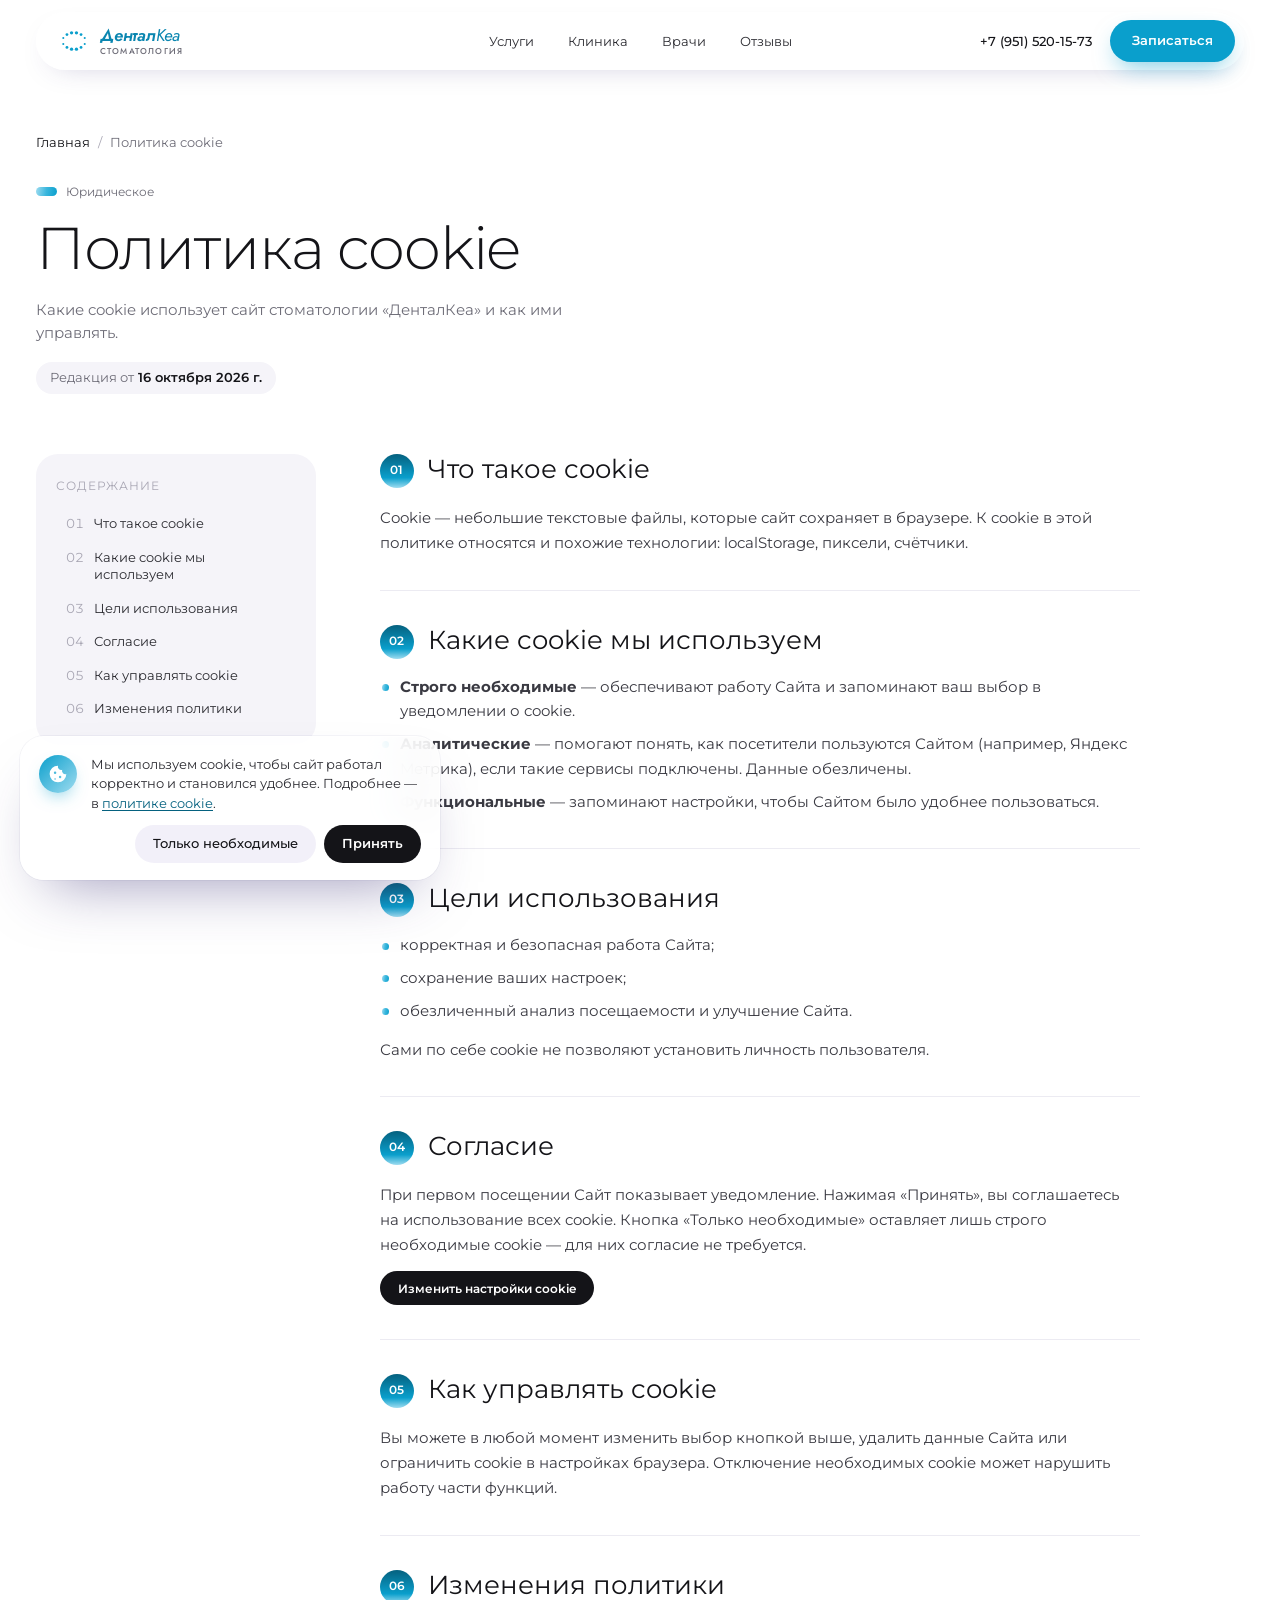
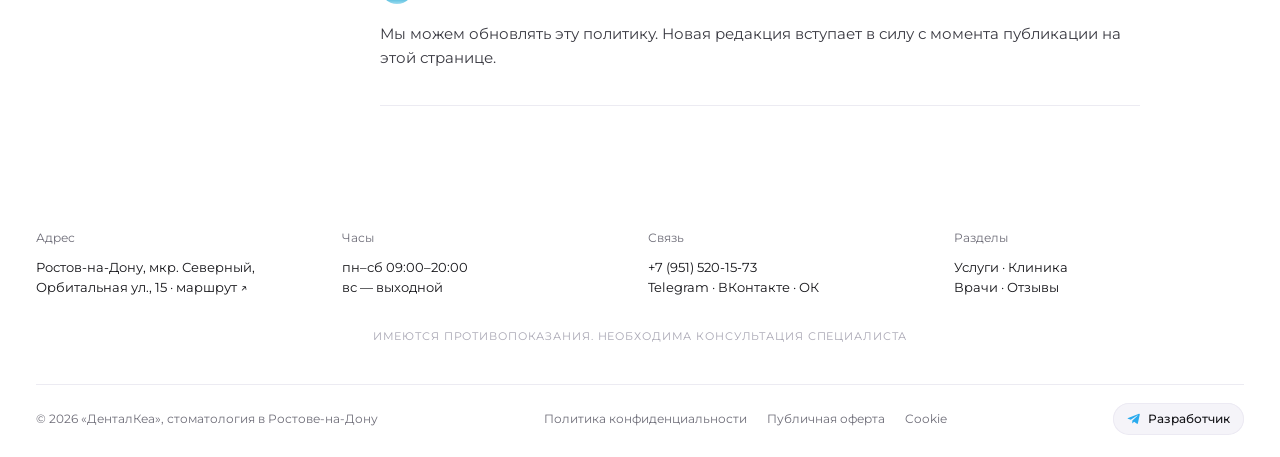
<file: cookies.html>
<!doctype html>
<html lang="ru">
<head>
  <meta charset="utf-8">
  <meta name="viewport" content="width=device-width, initial-scale=1">
  <title>Политика cookie — ДенталКеа</title>
  <meta name="description" content="Какие cookie использует сайт стоматологии «ДенталКеа» и как ими управлять.">
  <link rel="preconnect" href="https://fonts.googleapis.com">
  <link rel="preconnect" href="https://fonts.gstatic.com" crossorigin>
  <link href="https://fonts.googleapis.com/css2?family=Jost:wght@300;400;500&family=Montserrat:wght@300;400;500;600;700&display=swap" rel="stylesheet">
  <link rel="icon" href="favicon.svg" type="image/svg+xml">
  <link rel="stylesheet" href="styles.css">
</head>
<body class="legal-page theme-brand">

<!-- Шаблон документа: проверьте у юриста и заполните выделенные поля -->
<header class="header" id="header">
  <div class="container header__inner">
    <a href="index.html" class="logo" aria-label="ДенталКеа — на главную">
      <svg class="logo__mark logo__mark--dk" viewBox="0 0 49 40" fill="currentColor" aria-hidden="true"><circle cx="7" cy="15" r="1.7"/><circle cx="13" cy="9.5" r="2.3"/><circle cx="20.5" cy="6.6" r="2.7"/><circle cx="28.5" cy="6.6" r="2.7"/><circle cx="36" cy="9.5" r="2.3"/><circle cx="42" cy="15" r="1.7"/><circle cx="7" cy="25" r="1.7"/><circle cx="13" cy="30.5" r="2.3"/><circle cx="20.5" cy="33.4" r="2.7"/><circle cx="28.5" cy="33.4" r="2.7"/><circle cx="36" cy="30.5" r="2.3"/><circle cx="42" cy="25" r="1.7"/></svg>
      <span class="logo__text logo__text--dk"><span class="logo__word">Дентал<em>Кеа</em></span><small>стоматология</small></span>
    </a>
    <nav class="nav" id="nav">
      <a href="index.html#services">Услуги</a>
      <a href="index.html#clinic">Клиника</a>
      <a href="index.html#doctors">Врачи</a>
      <a href="index.html#reviews">Отзывы</a>
    </nav>
    <div class="header__right">
      <a href="tel:+79515201573" class="header__phone">+7 (951) 520-15-73</a>
      <a href="index.html#booking" class="btn btn--blue btn--sm">Записаться</a>
      <button class="burger" id="burger" aria-label="Меню"><span></span><span></span></button>
    </div>
  </div>
</header>

<main class="container legal">
  <nav class="legal__crumbs" aria-label="Навигация"><a href="index.html">Главная</a><span>/</span>Политика cookie</nav>
  <span class="label">Юридическое</span>
  <h1 class="legal__title">Политика cookie</h1>
  <p class="legal__lead">Какие cookie использует сайт стоматологии «ДенталКеа» и как ими управлять.</p>
  <p class="legal__date">Редакция от <b>16 октября 2026 г.</b></p>

  <div class="legal__grid">
    <aside class="legal__toc">
      <span>Содержание</span>
      <ol><li><a href="#s1">Что такое cookie</a></li><li><a href="#s2">Какие cookie мы используем</a></li><li><a href="#s3">Цели использования</a></li><li><a href="#s4">Согласие</a></li><li><a href="#s5">Как управлять cookie</a></li><li><a href="#s6">Изменения политики</a></li></ol>
    </aside>
    <article class="legal__body">
      <section class="legal__sec" id="s1">
        <h2><span>01</span>Что такое cookie</h2>
        <p>Cookie — небольшие текстовые файлы, которые сайт сохраняет в браузере. К cookie в этой политике относятся и похожие технологии: localStorage, пиксели, счётчики.</p>
      </section>
      <section class="legal__sec" id="s2">
        <h2><span>02</span>Какие cookie мы используем</h2>
        <ul><li><b>Строго необходимые</b> — обеспечивают работу Сайта и запоминают ваш выбор в уведомлении о cookie.</li><li><b>Аналитические</b> — помогают понять, как посетители пользуются Сайтом (например, Яндекс Метрика), если такие сервисы подключены. Данные обезличены.</li><li><b>Функциональные</b> — запоминают настройки, чтобы Сайтом было удобнее пользоваться.</li></ul>
      </section>
      <section class="legal__sec" id="s3">
        <h2><span>03</span>Цели использования</h2>
        <ul><li>корректная и безопасная работа Сайта;</li><li>сохранение ваших настроек;</li><li>обезличенный анализ посещаемости и улучшение Сайта.</li></ul><p>Сами по себе cookie не позволяют установить личность пользователя.</p>
      </section>
      <section class="legal__sec" id="s4">
        <h2><span>04</span>Согласие</h2>
        <p>При первом посещении Сайт показывает уведомление. Нажимая «Принять», вы соглашаетесь на использование всех cookie. Кнопка «Только необходимые» оставляет лишь строго необходимые cookie — для них согласие не требуется.</p><p><button type="button" class="btn btn--dark btn--sm" data-cookie-reset>Изменить настройки cookie</button></p>
      </section>
      <section class="legal__sec" id="s5">
        <h2><span>05</span>Как управлять cookie</h2>
        <p>Вы можете в любой момент изменить выбор кнопкой выше, удалить данные Сайта или ограничить cookie в настройках браузера. Отключение необходимых cookie может нарушить работу части функций.</p>
      </section>
      <section class="legal__sec" id="s6">
        <h2><span>06</span>Изменения политики</h2>
        <p>Мы можем обновлять эту политику. Новая редакция вступает в силу с момента публикации на этой странице.</p>
      </section>

    </article>
  </div>
</main>

<footer class="footer container">
  <div class="footer__cols">
    <div><span>Адрес</span><p>Ростов-на-Дону, мкр. Северный,<br>Орбитальная ул., 15 · <a href="https://yandex.ru/maps/org/dentalkea/131230205132/" target="_blank" rel="noopener">маршрут ↗</a></p></div>
    <div><span>Часы</span><p>пн–сб 09:00–20:00<br>вс — выходной</p></div>
    <div><span>Связь</span><p><a href="tel:+79515201573">+7 (951) 520-15-73</a><br><a href="https://t.me/dentalcare61" target="_blank" rel="noopener">Telegram</a> · <a href="https://vk.ru/club123091651" target="_blank" rel="noopener">ВКонтакте</a> · <a href="https://ok.ru/group/53267584188500" target="_blank" rel="noopener">ОК</a></p></div>
    <div><span>Разделы</span><p><a href="index.html#services">Услуги</a> · <a href="index.html#clinic">Клиника</a><br><a href="index.html#doctors">Врачи</a> · <a href="index.html#reviews">Отзывы</a></p></div>
  </div>
  <p class="footer__warn">Имеются противопоказания. Необходима консультация специалиста</p>
  <div class="footer__bottom">
    <span>© 2026 «ДенталКеа», стоматология в Ростове-на-Дону</span>
    <nav class="footer__legal" aria-label="Документы">
      <a href="privacy.html">Политика конфиденциальности</a>
      <a href="offer.html">Публичная оферта</a>
      <a href="cookies.html">Cookie</a>
    </nav>
    <a class="dev-link" href="https://t.me/vladimir_nvrs" target="_blank" rel="noopener">
      <svg width="14" height="14" viewBox="0 0 24 24" aria-hidden="true"><path fill="currentColor" d="M21.9 4.3 18.7 19.4c-.2 1-.9 1.3-1.7.8l-4.8-3.6-2.3 2.2c-.3.3-.5.5-1 .5l.3-4.9 8.9-8c.4-.3-.1-.5-.6-.2l-11 6.9-4.7-1.5c-1-.3-1-1 .2-1.5L20.5 3c.9-.3 1.6.2 1.4 1.3z"/></svg>
      Разработчик
    </a>
  </div>
</footer>

<script src="common.js"></script>
</body>
</html>
</file>
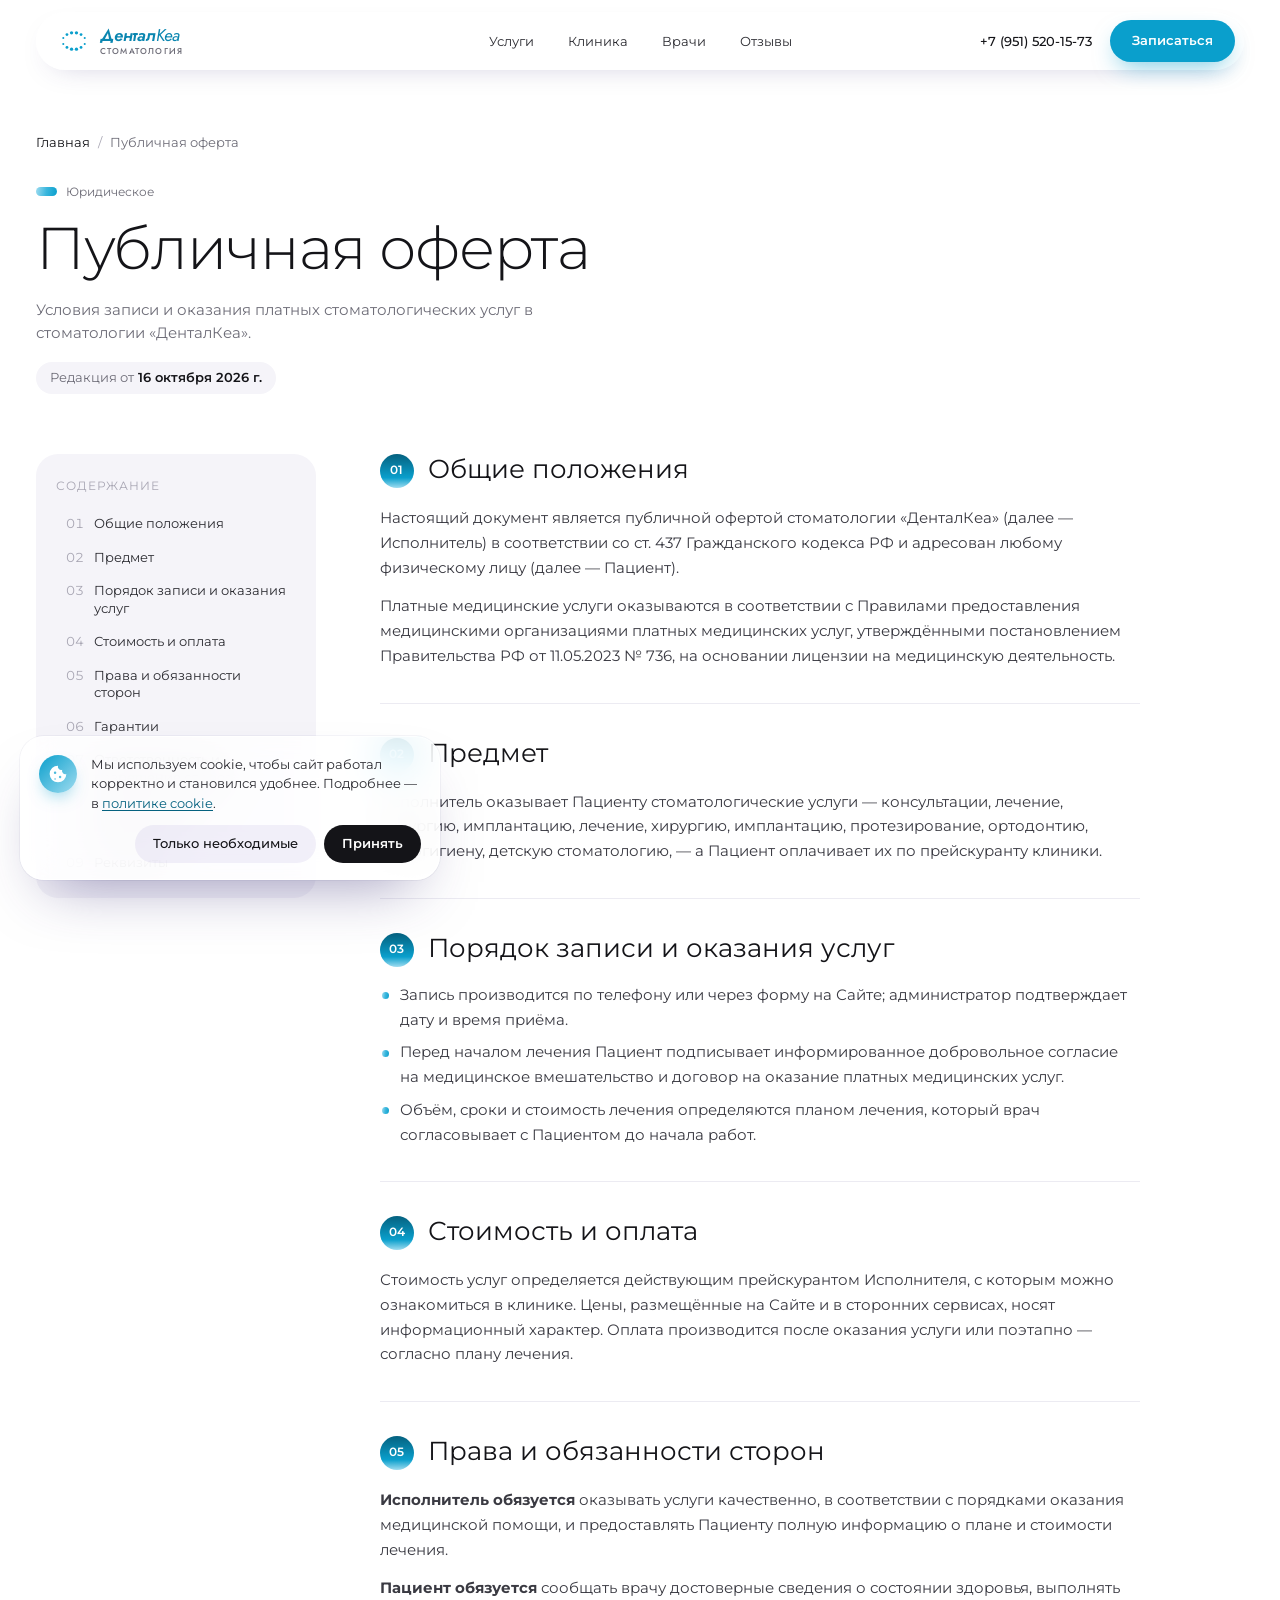
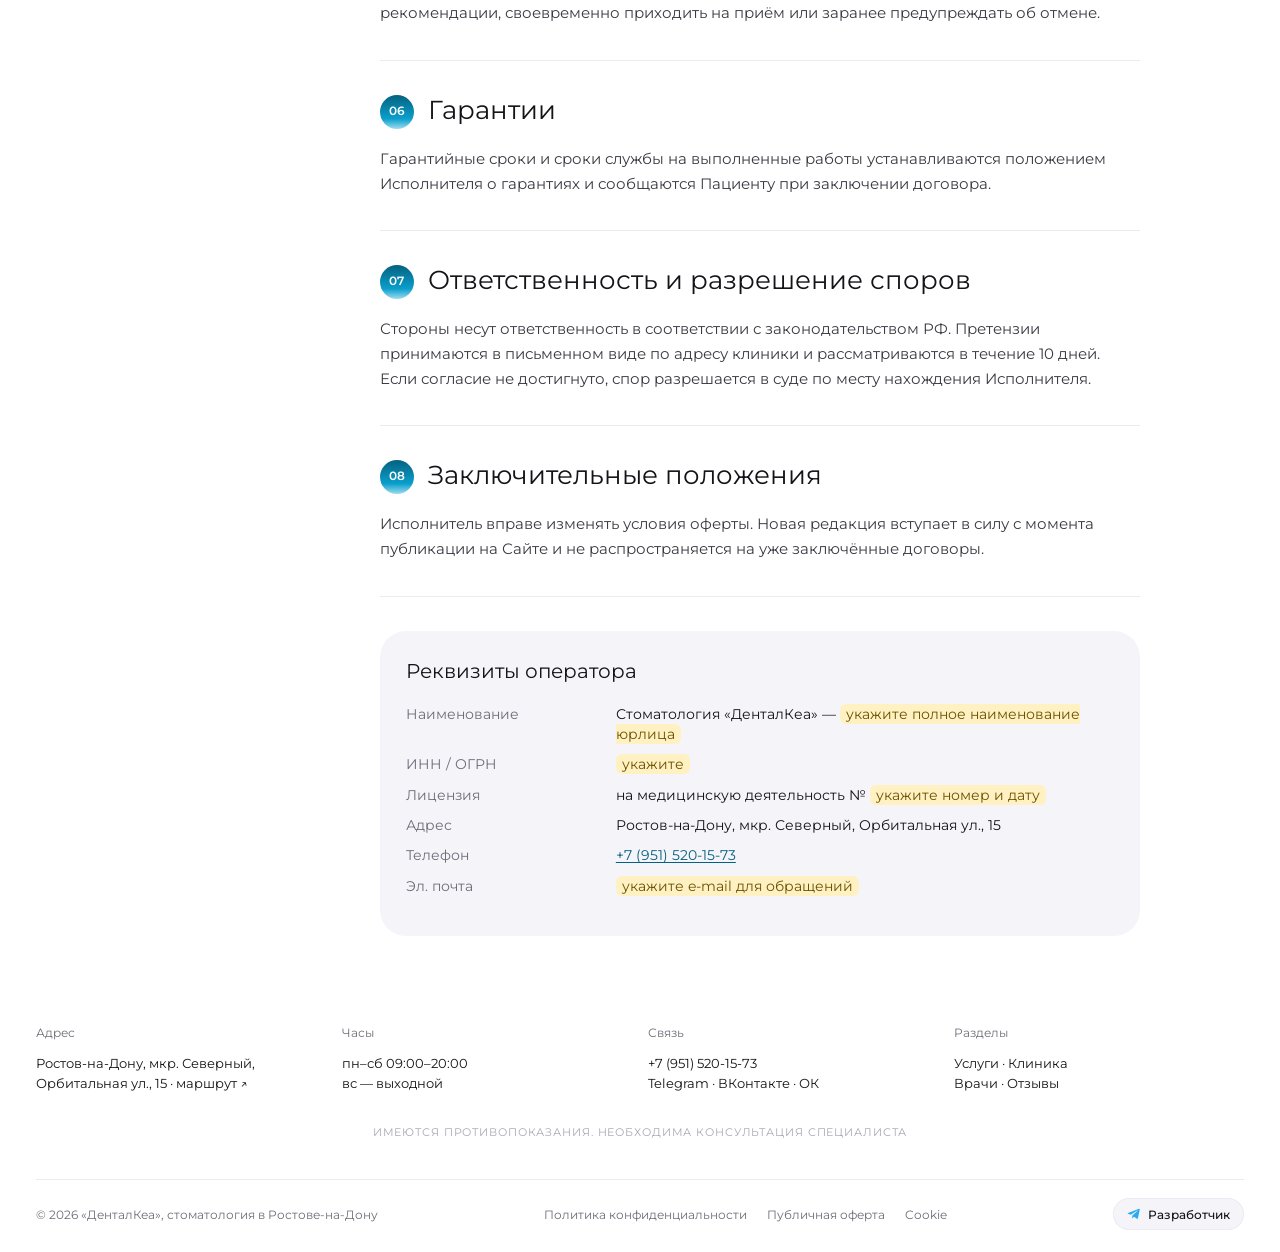
<file: offer.html>
<!doctype html>
<html lang="ru">
<head>
  <meta charset="utf-8">
  <meta name="viewport" content="width=device-width, initial-scale=1">
  <title>Публичная оферта — ДенталКеа</title>
  <meta name="description" content="Условия записи и оказания платных стоматологических услуг в стоматологии «ДенталКеа».">
  <link rel="preconnect" href="https://fonts.googleapis.com">
  <link rel="preconnect" href="https://fonts.gstatic.com" crossorigin>
  <link href="https://fonts.googleapis.com/css2?family=Jost:wght@300;400;500&family=Montserrat:wght@300;400;500;600;700&display=swap" rel="stylesheet">
  <link rel="icon" href="favicon.svg" type="image/svg+xml">
  <link rel="stylesheet" href="styles.css">
</head>
<body class="legal-page theme-brand">

<!-- Шаблон документа: проверьте у юриста и заполните выделенные поля -->
<header class="header" id="header">
  <div class="container header__inner">
    <a href="index.html" class="logo" aria-label="ДенталКеа — на главную">
      <svg class="logo__mark logo__mark--dk" viewBox="0 0 49 40" fill="currentColor" aria-hidden="true"><circle cx="7" cy="15" r="1.7"/><circle cx="13" cy="9.5" r="2.3"/><circle cx="20.5" cy="6.6" r="2.7"/><circle cx="28.5" cy="6.6" r="2.7"/><circle cx="36" cy="9.5" r="2.3"/><circle cx="42" cy="15" r="1.7"/><circle cx="7" cy="25" r="1.7"/><circle cx="13" cy="30.5" r="2.3"/><circle cx="20.5" cy="33.4" r="2.7"/><circle cx="28.5" cy="33.4" r="2.7"/><circle cx="36" cy="30.5" r="2.3"/><circle cx="42" cy="25" r="1.7"/></svg>
      <span class="logo__text logo__text--dk"><span class="logo__word">Дентал<em>Кеа</em></span><small>стоматология</small></span>
    </a>
    <nav class="nav" id="nav">
      <a href="index.html#services">Услуги</a>
      <a href="index.html#clinic">Клиника</a>
      <a href="index.html#doctors">Врачи</a>
      <a href="index.html#reviews">Отзывы</a>
    </nav>
    <div class="header__right">
      <a href="tel:+79515201573" class="header__phone">+7 (951) 520-15-73</a>
      <a href="index.html#booking" class="btn btn--blue btn--sm">Записаться</a>
      <button class="burger" id="burger" aria-label="Меню"><span></span><span></span></button>
    </div>
  </div>
</header>

<main class="container legal">
  <nav class="legal__crumbs" aria-label="Навигация"><a href="index.html">Главная</a><span>/</span>Публичная оферта</nav>
  <span class="label">Юридическое</span>
  <h1 class="legal__title">Публичная оферта</h1>
  <p class="legal__lead">Условия записи и оказания платных стоматологических услуг в стоматологии «ДенталКеа».</p>
  <p class="legal__date">Редакция от <b>16 октября 2026 г.</b></p>

  <div class="legal__grid">
    <aside class="legal__toc">
      <span>Содержание</span>
      <ol><li><a href="#s1">Общие положения</a></li><li><a href="#s2">Предмет</a></li><li><a href="#s3">Порядок записи и оказания услуг</a></li><li><a href="#s4">Стоимость и оплата</a></li><li><a href="#s5">Права и обязанности сторон</a></li><li><a href="#s6">Гарантии</a></li><li><a href="#s7">Ответственность и разрешение споров</a></li><li><a href="#s8">Заключительные положения</a></li><li><a href="#req">Реквизиты</a></li></ol>
    </aside>
    <article class="legal__body">
      <section class="legal__sec" id="s1">
        <h2><span>01</span>Общие положения</h2>
        <p>Настоящий документ является публичной офертой стоматологии «ДенталКеа» (далее — Исполнитель) в соответствии со ст. 437 Гражданского кодекса РФ и адресован любому физическому лицу (далее — Пациент).</p><p>Платные медицинские услуги оказываются в соответствии с Правилами предоставления медицинскими организациями платных медицинских услуг, утверждёнными постановлением Правительства РФ от 11.05.2023 № 736, на основании лицензии на медицинскую деятельность.</p>
      </section>
      <section class="legal__sec" id="s2">
        <h2><span>02</span>Предмет</h2>
        <p>Исполнитель оказывает Пациенту стоматологические услуги — консультации, лечение, хирургию, имплантацию, лечение, хирургию, имплантацию, протезирование, ортодонтию, профгигиену, детскую стоматологию, — а Пациент оплачивает их по прейскуранту клиники.</p>
      </section>
      <section class="legal__sec" id="s3">
        <h2><span>03</span>Порядок записи и оказания услуг</h2>
        <ul><li>Запись производится по телефону или через форму на Сайте; администратор подтверждает дату и время приёма.</li><li>Перед началом лечения Пациент подписывает информированное добровольное согласие на медицинское вмешательство и договор на оказание платных медицинских услуг.</li><li>Объём, сроки и стоимость лечения определяются планом лечения, который врач согласовывает с Пациентом до начала работ.</li></ul>
      </section>
      <section class="legal__sec" id="s4">
        <h2><span>04</span>Стоимость и оплата</h2>
        <p>Стоимость услуг определяется действующим прейскурантом Исполнителя, с которым можно ознакомиться в клинике. Цены, размещённые на Сайте и в сторонних сервисах, носят информационный характер. Оплата производится после оказания услуги или поэтапно — согласно плану лечения.</p>
      </section>
      <section class="legal__sec" id="s5">
        <h2><span>05</span>Права и обязанности сторон</h2>
        <p><b>Исполнитель обязуется</b> оказывать услуги качественно, в соответствии с порядками оказания медицинской помощи, и предоставлять Пациенту полную информацию о плане и стоимости лечения.</p><p><b>Пациент обязуется</b> сообщать врачу достоверные сведения о состоянии здоровья, выполнять рекомендации, своевременно приходить на приём или заранее предупреждать об отмене.</p>
      </section>
      <section class="legal__sec" id="s6">
        <h2><span>06</span>Гарантии</h2>
        <p>Гарантийные сроки и сроки службы на выполненные работы устанавливаются положением Исполнителя о гарантиях и сообщаются Пациенту при заключении договора.</p>
      </section>
      <section class="legal__sec" id="s7">
        <h2><span>07</span>Ответственность и разрешение споров</h2>
        <p>Стороны несут ответственность в соответствии с законодательством РФ. Претензии принимаются в письменном виде по адресу клиники и рассматриваются в течение 10 дней. Если согласие не достигнуто, спор разрешается в суде по месту нахождения Исполнителя.</p>
      </section>
      <section class="legal__sec" id="s8">
        <h2><span>08</span>Заключительные положения</h2>
        <p>Исполнитель вправе изменять условия оферты. Новая редакция вступает в силу с момента публикации на Сайте и не распространяется на уже заключённые договоры.</p>
      </section>
      <div class="legal__req" id="req">
        <h2>Реквизиты оператора</h2>
        <dl>
          <dt>Наименование</dt><dd>Стоматология «ДенталКеа» — <mark>укажите полное наименование юрлица</mark></dd>
          <dt>ИНН / ОГРН</dt><dd><mark>укажите</mark></dd>
          <dt>Лицензия</dt><dd>на медицинскую деятельность № <mark>укажите номер и дату</mark></dd>
          <dt>Адрес</dt><dd>Ростов-на-Дону, мкр. Северный, Орбитальная ул., 15</dd>
          <dt>Телефон</dt><dd><a href="tel:+79515201573">+7 (951) 520-15-73</a></dd>
          <dt>Эл. почта</dt><dd><mark>укажите e-mail для обращений</mark></dd>
        </dl>
      </div>
    </article>
  </div>
</main>

<footer class="footer container">
  <div class="footer__cols">
    <div><span>Адрес</span><p>Ростов-на-Дону, мкр. Северный,<br>Орбитальная ул., 15 · <a href="https://yandex.ru/maps/org/dentalkea/131230205132/" target="_blank" rel="noopener">маршрут ↗</a></p></div>
    <div><span>Часы</span><p>пн–сб 09:00–20:00<br>вс — выходной</p></div>
    <div><span>Связь</span><p><a href="tel:+79515201573">+7 (951) 520-15-73</a><br><a href="https://t.me/dentalcare61" target="_blank" rel="noopener">Telegram</a> · <a href="https://vk.ru/club123091651" target="_blank" rel="noopener">ВКонтакте</a> · <a href="https://ok.ru/group/53267584188500" target="_blank" rel="noopener">ОК</a></p></div>
    <div><span>Разделы</span><p><a href="index.html#services">Услуги</a> · <a href="index.html#clinic">Клиника</a><br><a href="index.html#doctors">Врачи</a> · <a href="index.html#reviews">Отзывы</a></p></div>
  </div>
  <p class="footer__warn">Имеются противопоказания. Необходима консультация специалиста</p>
  <div class="footer__bottom">
    <span>© 2026 «ДенталКеа», стоматология в Ростове-на-Дону</span>
    <nav class="footer__legal" aria-label="Документы">
      <a href="privacy.html">Политика конфиденциальности</a>
      <a href="offer.html">Публичная оферта</a>
      <a href="cookies.html">Cookie</a>
    </nav>
    <a class="dev-link" href="https://t.me/vladimir_nvrs" target="_blank" rel="noopener">
      <svg width="14" height="14" viewBox="0 0 24 24" aria-hidden="true"><path fill="currentColor" d="M21.9 4.3 18.7 19.4c-.2 1-.9 1.3-1.7.8l-4.8-3.6-2.3 2.2c-.3.3-.5.5-1 .5l.3-4.9 8.9-8c.4-.3-.1-.5-.6-.2l-11 6.9-4.7-1.5c-1-.3-1-1 .2-1.5L20.5 3c.9-.3 1.6.2 1.4 1.3z"/></svg>
      Разработчик
    </a>
  </div>
</footer>

<script src="common.js"></script>
</body>
</html>
</file>
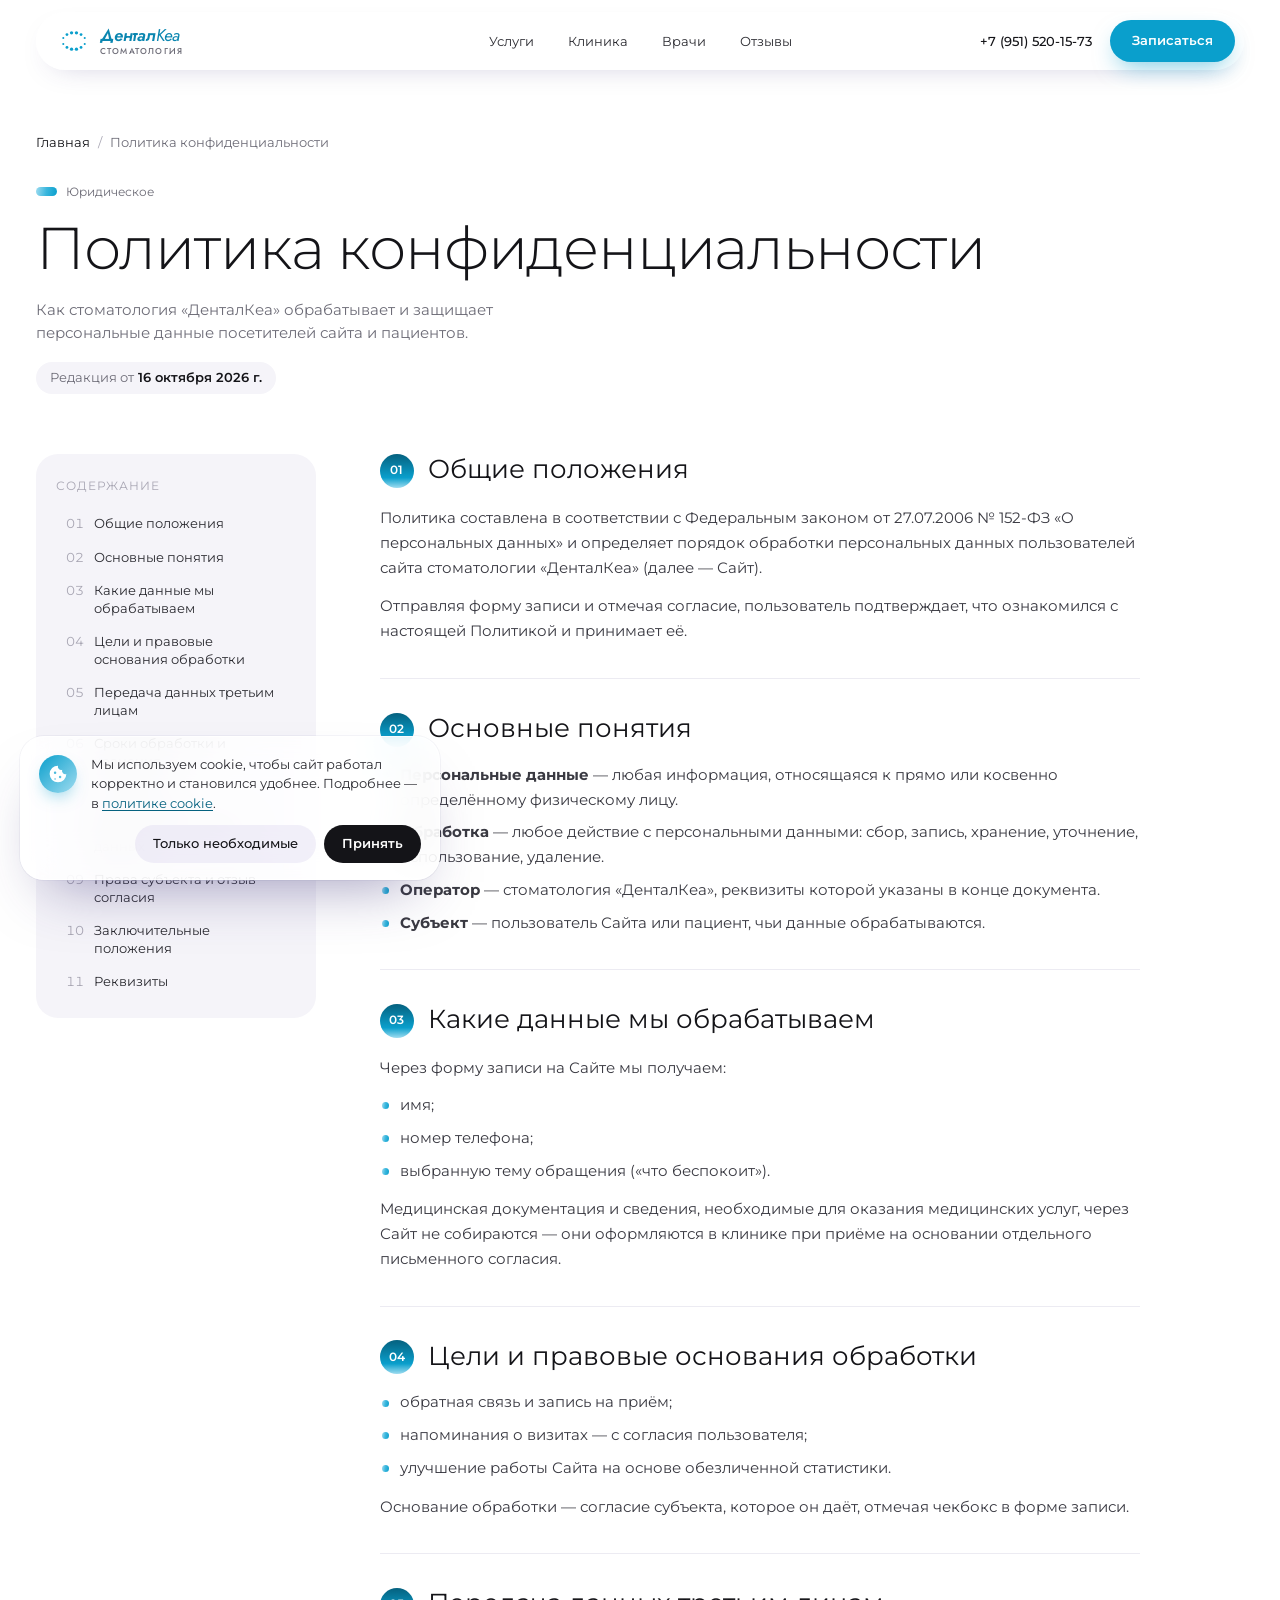
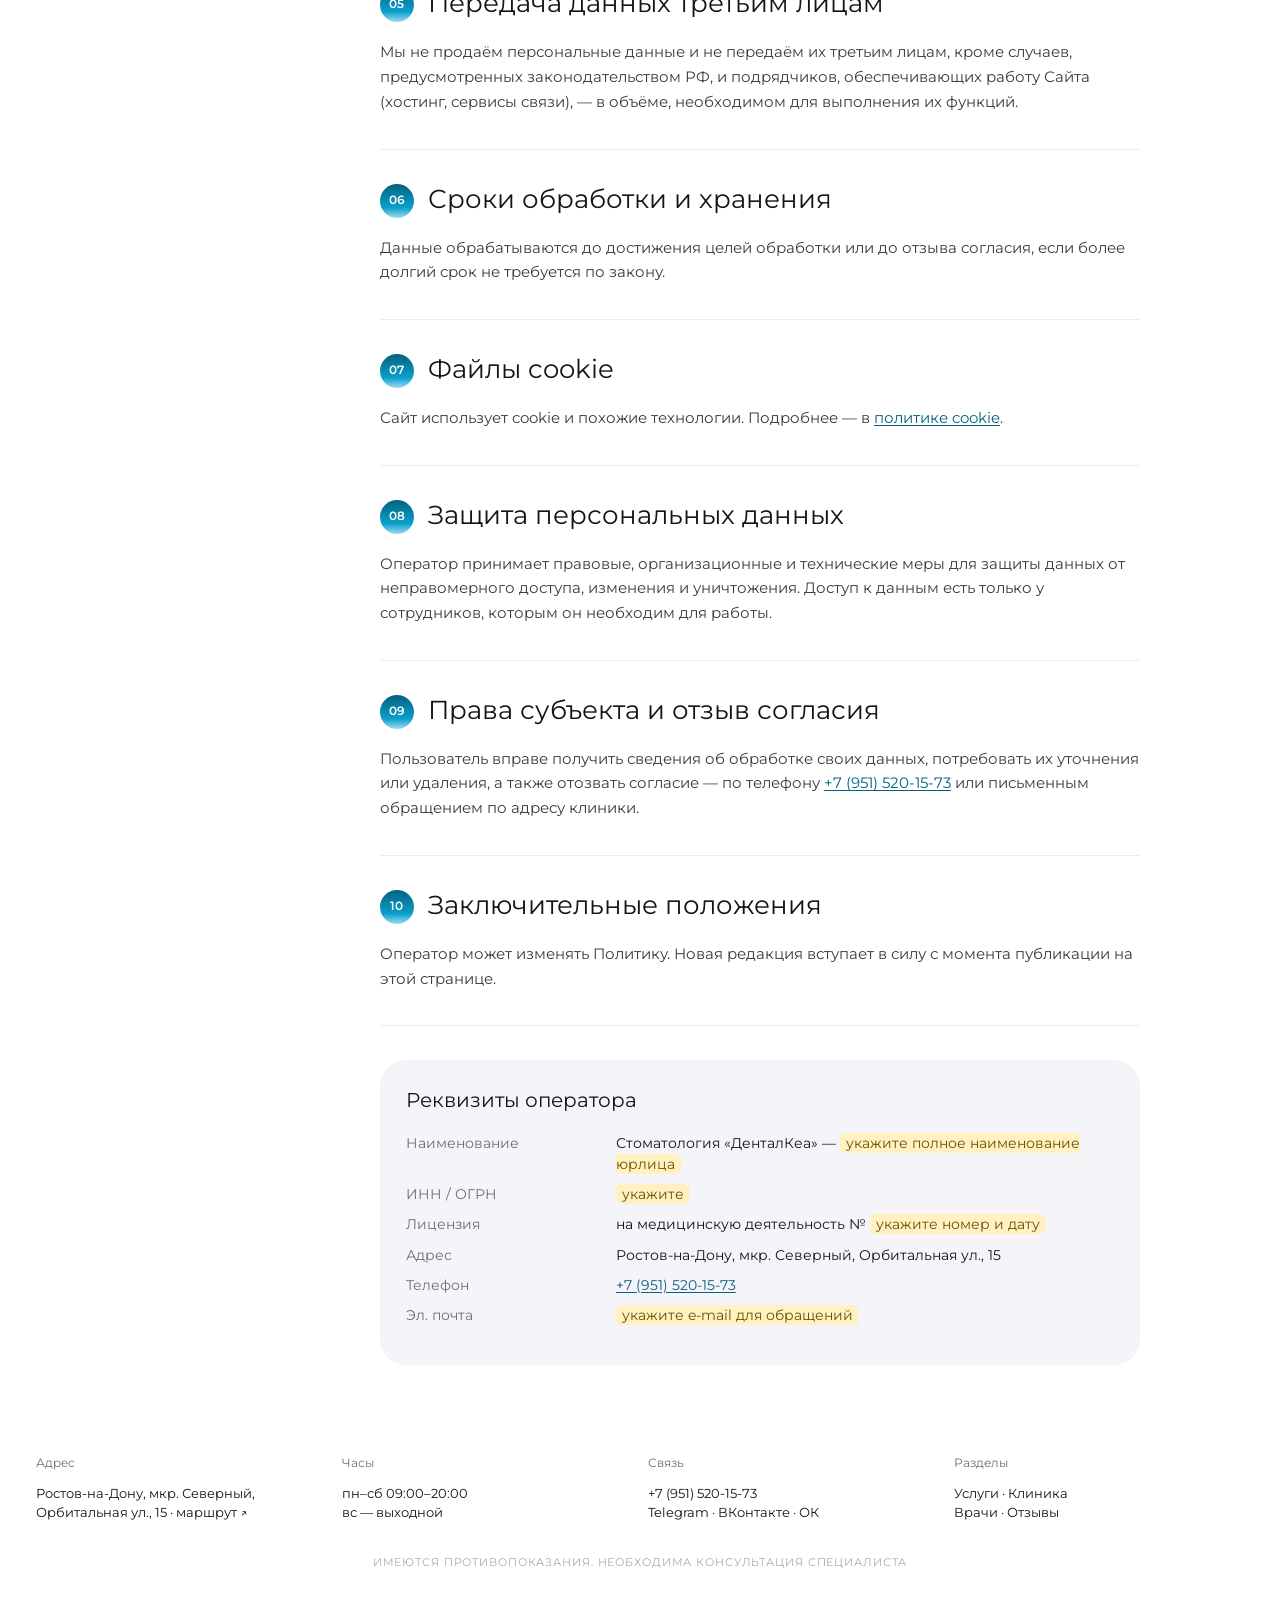
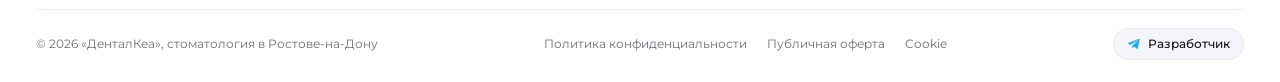
<file: privacy.html>
<!doctype html>
<html lang="ru">
<head>
  <meta charset="utf-8">
  <meta name="viewport" content="width=device-width, initial-scale=1">
  <title>Политика конфиденциальности — ДенталКеа</title>
  <meta name="description" content="Как стоматология «ДенталКеа» обрабатывает и защищает персональные данные посетителей сайта и пациентов.">
  <link rel="preconnect" href="https://fonts.googleapis.com">
  <link rel="preconnect" href="https://fonts.gstatic.com" crossorigin>
  <link href="https://fonts.googleapis.com/css2?family=Jost:wght@300;400;500&family=Montserrat:wght@300;400;500;600;700&display=swap" rel="stylesheet">
  <link rel="icon" href="favicon.svg" type="image/svg+xml">
  <link rel="stylesheet" href="styles.css">
</head>
<body class="legal-page theme-brand">

<!-- Шаблон документа: проверьте у юриста и заполните выделенные поля -->
<header class="header" id="header">
  <div class="container header__inner">
    <a href="index.html" class="logo" aria-label="ДенталКеа — на главную">
      <svg class="logo__mark logo__mark--dk" viewBox="0 0 49 40" fill="currentColor" aria-hidden="true"><circle cx="7" cy="15" r="1.7"/><circle cx="13" cy="9.5" r="2.3"/><circle cx="20.5" cy="6.6" r="2.7"/><circle cx="28.5" cy="6.6" r="2.7"/><circle cx="36" cy="9.5" r="2.3"/><circle cx="42" cy="15" r="1.7"/><circle cx="7" cy="25" r="1.7"/><circle cx="13" cy="30.5" r="2.3"/><circle cx="20.5" cy="33.4" r="2.7"/><circle cx="28.5" cy="33.4" r="2.7"/><circle cx="36" cy="30.5" r="2.3"/><circle cx="42" cy="25" r="1.7"/></svg>
      <span class="logo__text logo__text--dk"><span class="logo__word">Дентал<em>Кеа</em></span><small>стоматология</small></span>
    </a>
    <nav class="nav" id="nav">
      <a href="index.html#services">Услуги</a>
      <a href="index.html#clinic">Клиника</a>
      <a href="index.html#doctors">Врачи</a>
      <a href="index.html#reviews">Отзывы</a>
    </nav>
    <div class="header__right">
      <a href="tel:+79515201573" class="header__phone">+7 (951) 520-15-73</a>
      <a href="index.html#booking" class="btn btn--blue btn--sm">Записаться</a>
      <button class="burger" id="burger" aria-label="Меню"><span></span><span></span></button>
    </div>
  </div>
</header>

<main class="container legal">
  <nav class="legal__crumbs" aria-label="Навигация"><a href="index.html">Главная</a><span>/</span>Политика конфиденциальности</nav>
  <span class="label">Юридическое</span>
  <h1 class="legal__title">Политика конфиденциальности</h1>
  <p class="legal__lead">Как стоматология «ДенталКеа» обрабатывает и защищает персональные данные посетителей сайта и пациентов.</p>
  <p class="legal__date">Редакция от <b>16 октября 2026 г.</b></p>

  <div class="legal__grid">
    <aside class="legal__toc">
      <span>Содержание</span>
      <ol><li><a href="#s1">Общие положения</a></li><li><a href="#s2">Основные понятия</a></li><li><a href="#s3">Какие данные мы обрабатываем</a></li><li><a href="#s4">Цели и правовые основания обработки</a></li><li><a href="#s5">Передача данных третьим лицам</a></li><li><a href="#s6">Сроки обработки и хранения</a></li><li><a href="#s7">Файлы cookie</a></li><li><a href="#s8">Защита персональных данных</a></li><li><a href="#s9">Права субъекта и отзыв согласия</a></li><li><a href="#s10">Заключительные положения</a></li><li><a href="#req">Реквизиты</a></li></ol>
    </aside>
    <article class="legal__body">
      <section class="legal__sec" id="s1">
        <h2><span>01</span>Общие положения</h2>
        <p>Политика составлена в соответствии с Федеральным законом от 27.07.2006 № 152-ФЗ «О персональных данных» и определяет порядок обработки персональных данных пользователей сайта стоматологии «ДенталКеа» (далее — Сайт).</p><p>Отправляя форму записи и отмечая согласие, пользователь подтверждает, что ознакомился с настоящей Политикой и принимает её.</p>
      </section>
      <section class="legal__sec" id="s2">
        <h2><span>02</span>Основные понятия</h2>
        <ul><li><b>Персональные данные</b> — любая информация, относящаяся к прямо или косвенно определённому физическому лицу.</li><li><b>Обработка</b> — любое действие с персональными данными: сбор, запись, хранение, уточнение, использование, удаление.</li><li><b>Оператор</b> — стоматология «ДенталКеа», реквизиты которой указаны в конце документа.</li><li><b>Субъект</b> — пользователь Сайта или пациент, чьи данные обрабатываются.</li></ul>
      </section>
      <section class="legal__sec" id="s3">
        <h2><span>03</span>Какие данные мы обрабатываем</h2>
        <p>Через форму записи на Сайте мы получаем:</p><ul><li>имя;</li><li>номер телефона;</li><li>выбранную тему обращения («что беспокоит»).</li></ul><p>Медицинская документация и сведения, необходимые для оказания медицинских услуг, через Сайт не собираются — они оформляются в клинике при приёме на основании отдельного письменного согласия.</p>
      </section>
      <section class="legal__sec" id="s4">
        <h2><span>04</span>Цели и правовые основания обработки</h2>
        <ul><li>обратная связь и запись на приём;</li><li>напоминания о визитах — с согласия пользователя;</li><li>улучшение работы Сайта на основе обезличенной статистики.</li></ul><p>Основание обработки — согласие субъекта, которое он даёт, отмечая чекбокс в форме записи.</p>
      </section>
      <section class="legal__sec" id="s5">
        <h2><span>05</span>Передача данных третьим лицам</h2>
        <p>Мы не продаём персональные данные и не передаём их третьим лицам, кроме случаев, предусмотренных законодательством РФ, и подрядчиков, обеспечивающих работу Сайта (хостинг, сервисы связи), — в объёме, необходимом для выполнения их функций.</p>
      </section>
      <section class="legal__sec" id="s6">
        <h2><span>06</span>Сроки обработки и хранения</h2>
        <p>Данные обрабатываются до достижения целей обработки или до отзыва согласия, если более долгий срок не требуется по закону.</p>
      </section>
      <section class="legal__sec" id="s7">
        <h2><span>07</span>Файлы cookie</h2>
        <p>Сайт использует cookie и похожие технологии. Подробнее — в <a href="cookies.html">политике cookie</a>.</p>
      </section>
      <section class="legal__sec" id="s8">
        <h2><span>08</span>Защита персональных данных</h2>
        <p>Оператор принимает правовые, организационные и технические меры для защиты данных от неправомерного доступа, изменения и уничтожения. Доступ к данным есть только у сотрудников, которым он необходим для работы.</p>
      </section>
      <section class="legal__sec" id="s9">
        <h2><span>09</span>Права субъекта и отзыв согласия</h2>
        <p>Пользователь вправе получить сведения об обработке своих данных, потребовать их уточнения или удаления, а также отозвать согласие — по телефону <a href="tel:+79515201573">+7 (951) 520-15-73</a> или письменным обращением по адресу клиники.</p>
      </section>
      <section class="legal__sec" id="s10">
        <h2><span>10</span>Заключительные положения</h2>
        <p>Оператор может изменять Политику. Новая редакция вступает в силу с момента публикации на этой странице.</p>
      </section>
      <div class="legal__req" id="req">
        <h2>Реквизиты оператора</h2>
        <dl>
          <dt>Наименование</dt><dd>Стоматология «ДенталКеа» — <mark>укажите полное наименование юрлица</mark></dd>
          <dt>ИНН / ОГРН</dt><dd><mark>укажите</mark></dd>
          <dt>Лицензия</dt><dd>на медицинскую деятельность № <mark>укажите номер и дату</mark></dd>
          <dt>Адрес</dt><dd>Ростов-на-Дону, мкр. Северный, Орбитальная ул., 15</dd>
          <dt>Телефон</dt><dd><a href="tel:+79515201573">+7 (951) 520-15-73</a></dd>
          <dt>Эл. почта</dt><dd><mark>укажите e-mail для обращений</mark></dd>
        </dl>
      </div>
    </article>
  </div>
</main>

<footer class="footer container">
  <div class="footer__cols">
    <div><span>Адрес</span><p>Ростов-на-Дону, мкр. Северный,<br>Орбитальная ул., 15 · <a href="https://yandex.ru/maps/org/dentalkea/131230205132/" target="_blank" rel="noopener">маршрут ↗</a></p></div>
    <div><span>Часы</span><p>пн–сб 09:00–20:00<br>вс — выходной</p></div>
    <div><span>Связь</span><p><a href="tel:+79515201573">+7 (951) 520-15-73</a><br><a href="https://t.me/dentalcare61" target="_blank" rel="noopener">Telegram</a> · <a href="https://vk.ru/club123091651" target="_blank" rel="noopener">ВКонтакте</a> · <a href="https://ok.ru/group/53267584188500" target="_blank" rel="noopener">ОК</a></p></div>
    <div><span>Разделы</span><p><a href="index.html#services">Услуги</a> · <a href="index.html#clinic">Клиника</a><br><a href="index.html#doctors">Врачи</a> · <a href="index.html#reviews">Отзывы</a></p></div>
  </div>
  <p class="footer__warn">Имеются противопоказания. Необходима консультация специалиста</p>
  <div class="footer__bottom">
    <span>© 2026 «ДенталКеа», стоматология в Ростове-на-Дону</span>
    <nav class="footer__legal" aria-label="Документы">
      <a href="privacy.html">Политика конфиденциальности</a>
      <a href="offer.html">Публичная оферта</a>
      <a href="cookies.html">Cookie</a>
    </nav>
    <a class="dev-link" href="https://t.me/vladimir_nvrs" target="_blank" rel="noopener">
      <svg width="14" height="14" viewBox="0 0 24 24" aria-hidden="true"><path fill="currentColor" d="M21.9 4.3 18.7 19.4c-.2 1-.9 1.3-1.7.8l-4.8-3.6-2.3 2.2c-.3.3-.5.5-1 .5l.3-4.9 8.9-8c.4-.3-.1-.5-.6-.2l-11 6.9-4.7-1.5c-1-.3-1-1 .2-1.5L20.5 3c.9-.3 1.6.2 1.4 1.3z"/></svg>
      Разработчик
    </a>
  </div>
</footer>

<script src="common.js"></script>
</body>
</html>
</file>
<file: styles.css>
/* =========================================================
   Опал — клиника эстетической стоматологии
   ========================================================= */

:root {
  --ink: #141418;
  --text: #2a2a30;
  --gray: #6e6d78;
  --muted: #a9a7b4;
  --line: #ecebf2;
  --soft: #f5f4f9;
  --blue: #5b8fef;
  --blue-dark: #4a7fe0;

  --violet-1: #534788;
  --violet-2: #7a6cb4;
  --violet-3: #beb5e2;

  --radius-lg: 26px;
  --radius: 22px;
  --radius-sm: 14px;

  --pad: clamp(16px, 2.8vw, 40px);
  --gap: clamp(8px, 1vw, 14px);
  --header-h: 70px;

  --ease: cubic-bezier(.22, .8, .24, 1);
  --font: "Montserrat", system-ui, -apple-system, "Segoe UI", sans-serif;

  --grad-opal: linear-gradient(100deg, #a9c4f5 0%, #c8b6ee 45%, #f0bcd9 100%);
}

*,
*::before,
*::after { box-sizing: border-box; }

html { scroll-behavior: smooth; scroll-padding-top: calc(var(--header-h) + 16px); }

body {
  margin: 0;
  background: #fff;
  color: var(--ink);
  font-family: var(--font);
  font-size: 15px;
  line-height: 1.45;
  -webkit-font-smoothing: antialiased;
  overflow-x: hidden;
}

img { display: block; max-width: 100%; }
a { color: inherit; text-decoration: none; }
button, input, select { font: inherit; color: inherit; }
h1, h2, h3, p, ol, ul, figure, blockquote { margin: 0; padding: 0; }
ul, ol { list-style: none; }

.container {
  width: 100%;
  max-width: 1440px;
  margin: 0 auto;
  padding-left: var(--pad);
  padding-right: var(--pad);
}

/* ---------- Иконка-стрелка ↗ (поворачивается в → при наведении) ---------- */
.arr {
  display: inline-block;
  width: 10px;
  height: 10px;
  flex: none;
  background: currentColor;
  -webkit-mask: url("data:image/svg+xml,%3Csvg xmlns='http://www.w3.org/2000/svg' viewBox='0 0 10 10'%3E%3Cpath d='M2 8 8 2M3.2 2H8v4.8' fill='none' stroke='%23000' stroke-width='1.5' stroke-linecap='round' stroke-linejoin='round'/%3E%3C/svg%3E") center / contain no-repeat;
          mask: url("data:image/svg+xml,%3Csvg xmlns='http://www.w3.org/2000/svg' viewBox='0 0 10 10'%3E%3Cpath d='M2 8 8 2M3.2 2H8v4.8' fill='none' stroke='%23000' stroke-width='1.5' stroke-linecap='round' stroke-linejoin='round'/%3E%3C/svg%3E") center / contain no-repeat;
  transition: transform .35s var(--ease);
}

/* ---------- Кнопки ---------- */
.btn {
  display: inline-flex;
  align-items: center;
  justify-content: center;
  gap: 12px;
  border: 0;
  border-radius: 999px;
  font-weight: 600;
  cursor: pointer;
  white-space: nowrap;
  transition: background .25s, color .25s, box-shadow .3s, transform .3s var(--ease);
}
.btn:hover .arr { transform: rotate(45deg); }
.btn:active { transform: scale(.97); }

.btn--blue {
  background: var(--blue);
  color: #fff;
  box-shadow: 0 10px 24px -8px rgba(76, 125, 230, .65);
}
.btn--blue:hover { background: var(--blue-dark); box-shadow: 0 14px 30px -8px rgba(76, 125, 230, .75); }

.btn--dark { background: var(--ink); color: #fff; }
.btn--dark:hover { background: #000; }

.btn--white { background: #fff; color: var(--ink); }
.btn--white:hover { background: var(--ink); color: #fff; }

.btn--sm { height: 34px; padding: 0 18px; font-size: 12px; }
.btn--xs { height: 32px; padding: 0 14px; font-size: 11.5px; gap: 8px; }
.btn--lg { height: 44px; padding: 0 22px; font-size: 13px; }
.btn--block { width: 100%; height: 48px; font-size: 14px; }

.btn-outline {
  display: inline-flex;
  align-items: center;
  gap: 10px;
  height: 0.76em;
  min-height: 38px;
  padding: 0 18px 0 16px;
  border: 1.5px solid var(--ink);
  border-radius: 999px;
  font-size: 14px;
  font-weight: 500;
  line-height: 1;
  letter-spacing: 0;
  vertical-align: 0.35em;
  margin-left: 6px;
  transition: background .25s, color .25s;
}
.btn-outline:hover { background: var(--ink); color: #fff; }

.nowrap { white-space: nowrap; }

.link-underline {
  font-size: 13px;
  font-weight: 500;
  padding-bottom: 3px;
  background: linear-gradient(currentColor, currentColor) left bottom / 100% 1.5px no-repeat;
  transition: background-size .35s var(--ease);
}
.link-underline:hover { background-size: 30% 1.5px; }

.circle-btn {
  position: absolute;
  top: 18px;
  right: 18px;
  z-index: 3;
  display: grid;
  place-items: center;
  width: 30px;
  height: 30px;
  border-radius: 50%;
  background: #fff;
  color: var(--ink);
  transition: background .25s, color .25s, transform .35s var(--ease);
}
.circle-btn .arr { width: 9px; height: 9px; }
.circle-btn--lg { top: auto; bottom: 20px; right: 20px; width: 38px; height: 38px; }
.circle-btn--lg .arr { width: 10px; height: 10px; }

.chip {
  position: relative;
  z-index: 2;
  align-self: flex-start;
  display: inline-flex;
  align-items: center;
  height: 26px;
  padding: 0 12px;
  border-radius: 999px;
  background: #fff;
  color: var(--ink);
  font-size: 11.5px;
  font-weight: 500;
}

.tag {
  position: absolute;
  z-index: 3;
  display: inline-flex;
  align-items: center;
  gap: 8px;
  height: 28px;
  padding: 0 13px;
  border-radius: 999px;
  font-size: 12px;
  font-weight: 600;
}
.tag--light { background: rgba(255, 255, 255, .92); color: var(--ink); }
.tag--dark { background: rgba(20, 20, 24, .92); color: #fff; }

.label {
  display: inline-flex;
  align-items: center;
  gap: 9px;
  font-size: 12px;
  color: var(--gray);
}
.label::before {
  content: "";
  width: 21px;
  height: 9px;
  border-radius: 999px;
  background: var(--grad-opal);
}

.h2 {
  margin-top: 18px;
  font-size: clamp(32px, 4.2vw, 60px);
  font-weight: 300;
  line-height: 1.08;
  letter-spacing: -0.02em;
}
.muted { color: var(--muted); }

.lead {
  max-width: 340px;
  font-size: 14px;
  line-height: 1.5;
  color: var(--gray);
}

/* ---------- Появление при скролле ---------- */
.reveal {
  opacity: 0;
  transform: translateY(28px);
  transition: opacity .9s var(--ease), transform .9s var(--ease);
  transition-delay: var(--d, 0s);
}
.reveal.is-in { opacity: 1; transform: none; }

@keyframes float {
  0%, 100% { transform: translateY(0) rotate(0); }
  50% { transform: translateY(-10px) rotate(1.5deg); }
}
.float { animation: float 6s ease-in-out infinite; }
.float--slow { animation-duration: 8s; }

/* =========================================================
   Шапка
   ========================================================= */
.header {
  position: fixed;
  inset: 0 0 auto;
  z-index: 50;
  height: var(--header-h);
  padding-top: 12px;
  pointer-events: none;
}
/* Шапка-«таблетка» */
.header__inner {
  position: relative;
  display: flex;
  align-items: center;
  justify-content: space-between;
  gap: 16px;
  width: calc(100% - 2 * var(--pad));
  max-width: 1360px;
  height: 58px;
  margin: 0 auto;
  padding: 0 8px 0 22px;
  border-radius: 999px;
  border: 1px solid rgba(255, 255, 255, .7);
  background: rgba(255, 255, 255, .62);
  -webkit-backdrop-filter: blur(20px) saturate(1.5);
          backdrop-filter: blur(20px) saturate(1.5);
  box-shadow: 0 1px 0 rgba(255, 255, 255, .9) inset, 0 10px 30px -18px rgba(60, 50, 120, .35);
  pointer-events: auto;
  transition: max-width .6s var(--ease), background .4s, box-shadow .4s;
}
.header.is-scrolled .header__inner {
  max-width: 1120px;
  background: rgba(255, 255, 255, .8);
  box-shadow: 0 1px 0 rgba(255, 255, 255, .9) inset, 0 18px 40px -20px rgba(60, 50, 120, .45), 0 0 0 1px rgba(90, 80, 140, .06);
}

.logo { display: inline-flex; align-items: center; gap: 11px; color: var(--ink); }
.logo__mark { width: 17px; height: 24px; fill: currentColor; flex: none; }
.logo__text {
  display: flex;
  flex-direction: column;
  font-family: "Jost", var(--font);
  font-size: 15px;
  font-weight: 400;
  line-height: 1;
  letter-spacing: .3em;
}
.logo__text small { margin-top: 4px; font-size: 7.5px; letter-spacing: .62em; }

.nav {
  position: absolute;
  left: 50%;
  transform: translateX(-50%);
  display: flex;
  gap: 2px;
  padding: 4px;
  border-radius: 999px;
  font-size: 13px;
  color: var(--text);
}
.nav a {
  padding: 9px 16px;
  border-radius: 999px;
  transition: background .25s, color .25s;
}
.nav a:hover { background: rgba(124, 110, 190, .1); color: var(--ink); }

.header__right { display: flex; align-items: center; gap: 18px; }
.header__phone { font-size: 13px; font-weight: 500; }
.header .btn--sm { height: 42px; padding: 0 22px; font-size: 12.5px; }

.burger { display: none; }

/* =========================================================
   Hero
   ========================================================= */
.hero {
  display: grid;
  grid-template-columns: 1fr 1.03fr;
  gap: clamp(20px, 2.8vw, 40px);
  padding-top: calc(var(--header-h) + 20px);
  padding-bottom: 20px;
  min-height: min(100vh, 900px);
}

.hero__left { display: flex; flex-direction: column; }

.hero__title {
  font-size: clamp(36px, 4.4vw, 64px);
  font-weight: 400;
  line-height: 1.08;
  letter-spacing: -0.02em;
  margin-top: 12px;
}
.hero__pill {
  display: inline-block;
  width: 1.5em;
  height: .74em;
  margin-right: .3em;
  border-radius: 999px;
  vertical-align: -0.02em;
  background: linear-gradient(100deg, #e9c4ec 0%, #c7b3ef 50%, #e6c2ea 100%);
  box-shadow: inset 0 -6px 12px rgba(160, 130, 220, .35), inset 0 6px 10px rgba(255, 255, 255, .7);
}

.hero__lead {
  max-width: 440px;
  margin-top: 22px;
  font-size: 15px;
  line-height: 1.55;
  color: var(--gray);
  --d: .05s;
}

.hero__actions {
  display: flex;
  flex-wrap: wrap;
  align-items: center;
  gap: 10px;
  margin-top: 28px;
  --d: .1s;
}

.btn--ghost {
  gap: 9px;
  background: rgba(255, 255, 255, .7);
  color: var(--ink);
  box-shadow: inset 0 0 0 1px #e3e1ee;
}
.btn--ghost:hover { background: #f3f1fa; box-shadow: inset 0 0 0 1px #d6d2e8; }

/* Нижний блок: рейтинг + направления */
.hero__bottom {
  display: flex;
  flex-wrap: wrap;
  align-items: center;
  justify-content: space-between;
  gap: 18px 24px;
  margin-top: auto;
  padding-top: 26px;
  border-top: 1px solid var(--line);
  --d: .2s;
}
.hero__rating {
  display: inline-flex;
  align-items: center;
  gap: 12px;
  transition: opacity .25s;
}
.hero__rating:hover { opacity: .75; }
.hero__avatars { display: inline-flex; padding-left: 8px; }
.hero__avatars i {
  display: grid;
  place-items: center;
  width: 34px;
  height: 34px;
  margin-left: -8px;
  border-radius: 50%;
  border: 2px solid #fff;
  background: radial-gradient(circle at 30% 30%, var(--c1), var(--c2));
  color: #fff;
  font-size: 12px;
  font-style: normal;
  font-weight: 600;
}
.hero__rating-text { display: flex; flex-direction: column; gap: 2px; }
.hero__rating-text b { font-size: 15px; font-weight: 600; }
.hero__rating-text > span { font-size: 12px; color: var(--gray); }
.hero__stars { margin-left: 4px; color: #f5b301; font-size: 13px; letter-spacing: 1px; }

.hero__features {
  display: flex;
  flex-wrap: wrap;
  gap: 6px;
  font-size: 12.5px;
  font-weight: 500;
}
.hero__features li {
  display: inline-flex;
  align-items: center;
  gap: 7px;
  height: 32px;
  padding: 0 13px;
  border-radius: 999px;
  background: var(--soft);
  color: var(--text);
}
.hero__features li::before {
  content: "";
  width: 6px;
  height: 6px;
  border-radius: 50%;
  background: var(--grad-opal);
}

.hero__right {
  display: grid;
  grid-template-columns: 1fr 1fr;
  grid-template-rows: 1.22fr 1fr;
  gap: 12px;
  min-height: 610px;
}

/* ---------- Карточки ---------- */
.card {
  position: relative;
  overflow: hidden;
  border-radius: var(--radius-lg);
  color: #fff;
  padding: 22px 20px;
  isolation: isolate;
  transition: transform .5s var(--ease), box-shadow .5s var(--ease);
}
.card:hover { transform: translateY(-6px); box-shadow: 0 26px 50px -24px rgba(60, 50, 120, .5); }
.card:hover .circle-btn { background: var(--ink); color: #fff; }
.card:hover .circle-btn .arr { transform: rotate(45deg); }

.obj3d {
  position: absolute;
  z-index: 0;
  aspect-ratio: 1;
  pointer-events: none;
  user-select: none;
}
.obj3d img { width: 100%; height: 100%; object-fit: contain; }
.obj3d.is-3d img { display: none; }
.obj3d__canvas { display: block; width: 100%; height: 100%; }

.card--hero-main {
  grid-column: 1 / -1;
  padding: 28px 26px;
  background:
    radial-gradient(120% 90% at 100% 100%, #c9c0ea 0%, rgba(201, 192, 234, 0) 55%),
    linear-gradient(160deg, #564988 0%, #6d60a6 45%, #8b7ebf 100%);
}
.card__title-lg {
  position: relative;
  z-index: 1;
  font-size: clamp(22px, 2.3vw, 32px);
  font-weight: 400;
  line-height: 1.18;
  letter-spacing: -0.01em;
}
.card__note {
  position: absolute;
  left: 26px;
  bottom: 24px;
  z-index: 1;
  max-width: 250px;
  font-size: 12.5px;
  line-height: 1.5;
  color: rgba(255, 255, 255, .85);
}
.obj3d--hero-tooth { width: 44%; aspect-ratio: 4 / 5; left: 40%; top: 0; }

.card--hero-blue {
  display: flex;
  flex-direction: column;
  background:
    radial-gradient(90% 60% at 15% 0%, #a8cdf2 0%, rgba(168, 205, 242, 0) 70%),
    linear-gradient(180deg, #73a9e4 0%, #7ab4e5 60%, #8bbdea 100%);
}
.obj3d--bubble { width: 58%; left: 40%; top: 2%; }

.card--hero-green {
  display: flex;
  flex-direction: column;
  background:
    radial-gradient(80% 60% at 100% 0%, #d0dc8e 0%, rgba(208, 220, 142, 0) 70%),
    linear-gradient(170deg, #a3bb37 0%, #82a631 55%, #51813c 100%);
}

.card__bottom { position: relative; z-index: 1; margin-top: auto; }
.card__title-md { font-size: clamp(19px, 1.9vw, 26px); font-weight: 400; line-height: 1.15; }
.card__text { margin-top: 12px; font-size: 12px; line-height: 1.5; color: rgba(255, 255, 255, .82); max-width: 230px; }

.counter {
  font-size: clamp(56px, 6.4vw, 92px);
  font-weight: 300;
  line-height: .9;
  letter-spacing: -0.03em;
  font-variant-numeric: tabular-nums;
}

/* =========================================================
   Секции
   ========================================================= */
.section { padding-top: clamp(80px, 11vw, 150px); }

.section__head {
  display: flex;
  align-items: flex-end;
  justify-content: space-between;
  gap: 32px;
  margin-bottom: clamp(28px, 3.6vw, 44px);
}
.section__head .lead { margin-bottom: 14px; flex: 0 1 340px; }

/* ---------- Услуги ---------- */
.services {
  display: grid;
  grid-template-columns: repeat(4, 1fr);
  grid-auto-rows: clamp(250px, 23.5vw, 330px);
  gap: 11px;
}

.service {
  position: relative;
  overflow: hidden;
  display: flex;
  flex-direction: column;
  padding: 20px 20px 18px;
  border-radius: var(--radius-lg);
  color: #fff;
  isolation: isolate;
  transition: transform .5s var(--ease), box-shadow .5s var(--ease);
}
.service--1 { grid-column: span 2; background: linear-gradient(180deg, #5f9cdc 0%, #6aa6e0 50%, #89bceb 100%); }
.service--2 { background: linear-gradient(170deg, #da83a8 0%, #c06b95 55%, #a5557d 100%); }
.service--3 { background: radial-gradient(90% 60% at 100% 100%, #c9c0ea 0%, rgba(201,192,234,0) 70%), linear-gradient(170deg, #534889 0%, #7064ab 60%, #9285c8 100%); }
.service--4 { background: linear-gradient(170deg, #6979d7 0%, #5a6bc8 50%, #4a5db6 100%); }
.service--5 { background: linear-gradient(170deg, #5aaea8 0%, #449790 50%, #328481 100%); }
.service--6 { grid-column: span 2; background: radial-gradient(70% 70% at 95% 0%, #c6d57f 0%, rgba(198,213,127,0) 60%), linear-gradient(175deg, #a4bc36 0%, #8fae32 50%, #588834 100%); }

.service--1 .obj3d { width: 38%; aspect-ratio: 3 / 4; left: 50%; top: -8%; }
.service--2 .obj3d { width: 58%; aspect-ratio: 4 / 5; left: 44%; top: -6%; }
.service--3 .obj3d { width: 88%; left: 22%; top: -16%; }
.service--4 .obj3d { width: 66%; left: 38%; top: -10%; }
.service--5 .obj3d { width: 60%; left: 34%; top: -8%; }
.service--6 .obj3d { width: 44%; left: 48%; top: -2%; }

.service__num {
  position: relative;
  z-index: 1;
  align-self: flex-start;
  display: inline-flex;
  align-items: center;
  height: 24px;
  padding: 0 11px;
  border-radius: 999px;
  border: 1px solid rgba(255, 255, 255, .35);
  background: rgba(255, 255, 255, .16);
  font-size: 11px;
}

.service__body {
  position: relative;
  z-index: 1;
  margin-top: auto;
  transition: transform .5s var(--ease);
}
.service__title { font-size: clamp(19px, 1.95vw, 27px); font-weight: 400; line-height: 1.15; }
.service__text { margin-top: 12px; max-width: 290px; font-size: 12.5px; line-height: 1.5; color: rgba(255, 255, 255, .82); }

.price {
  position: absolute;
  left: 13px;
  right: 13px;
  bottom: 13px;
  z-index: 2;
  display: flex;
  align-items: center;
  justify-content: space-between;
  height: 42px;
  padding: 0 16px;
  border-radius: var(--radius-sm);
  background: rgba(255, 255, 255, .92);
  -webkit-backdrop-filter: blur(10px);
          backdrop-filter: blur(10px);
  color: var(--ink);
  opacity: 0;
  transform: translateY(20px);
  transition: opacity .4s var(--ease), transform .5s var(--ease);
}
.price b { font-size: 14px; font-weight: 600; }
.price span { font-size: 12px; color: var(--gray); }

.service:hover { transform: translateY(-8px); box-shadow: 0 28px 50px -22px rgba(40, 40, 90, .45); }
.service:hover .service__body { transform: translateY(-58px); }
.service:hover .price { opacity: 1; transform: none; }
.service:hover .circle-btn { background: var(--ink); color: #fff; }
.service:hover .circle-btn .arr { transform: rotate(45deg); }

/* ---------- До и после ---------- */
.section__head--center-y { align-items: center; }

.tabs {
  position: relative;
  display: inline-flex;
  padding: 4px;
  border-radius: 999px;
  background: #f3f3f8;
  border: 1px solid #eceaf3;
}
.tabs__bg {
  position: absolute;
  top: 4px;
  bottom: 4px;
  left: 0;
  width: 0;
  border-radius: 999px;
  background: var(--ink);
  box-shadow: 0 6px 16px -6px rgba(0, 0, 0, .45);
  transition: transform .45s var(--ease), width .45s var(--ease);
}
.tabs__btn {
  position: relative;
  z-index: 1;
  height: 37px;
  padding: 0 18px;
  border: 0;
  border-radius: 999px;
  background: none;
  font-size: 13px;
  color: var(--text);
  cursor: pointer;
  transition: color .3s;
}
.tabs__btn.is-active { color: #fff; }

.cases {
  display: grid;
  grid-template-columns: 1.75fr 1fr;
  gap: 11px;
  height: clamp(420px, 40vw, 580px);
}

.compare {
  position: relative;
  overflow: hidden;
  border-radius: var(--radius-lg);
  background: #dfe3f2;
  user-select: none;
  touch-action: pan-y;
  cursor: ew-resize;
}
.compare__img {
  position: absolute;
  inset: 0;
  width: 100%;
  height: 100%;
  object-fit: cover;
  pointer-events: none;
  transition: opacity .35s;
}
.compare__before { clip-path: inset(0 calc(100% - var(--pos)) 0 0); }
.compare.is-switching .compare__img { opacity: 0; }
.compare__line {
  position: absolute;
  top: 0;
  bottom: 0;
  left: var(--pos);
  width: 2px;
  margin-left: -1px;
  background: rgba(255, 255, 255, .9);
  pointer-events: none;
}
.compare__handle {
  position: absolute;
  top: 50%;
  left: var(--pos);
  display: grid;
  place-items: center;
  width: 46px;
  height: 46px;
  margin: -23px 0 0 -23px;
  border: 0;
  border-radius: 50%;
  background: #fff;
  color: var(--ink);
  box-shadow: 0 8px 20px -6px rgba(0, 0, 0, .35);
  cursor: ew-resize;
  transition: transform .25s var(--ease);
}
.compare:active .compare__handle { transform: scale(.92); }
.compare.is-animating .compare__before { transition: clip-path .7s var(--ease); }
.compare.is-animating .compare__line,
.compare.is-animating .compare__handle { transition: left .7s var(--ease); }
.compare__tag-l { top: 16px; left: 16px; }
.compare__tag-r { top: 16px; right: 16px; }

.case {
  position: relative;
  overflow: hidden;
  display: flex;
  flex-direction: column;
  padding: 22px 24px 24px;
  border-radius: var(--radius-lg);
  color: #fff;
  background:
    radial-gradient(100% 50% at 100% 100%, #cfc6ee 0%, rgba(207, 198, 238, 0) 60%),
    linear-gradient(175deg, #534786 0%, #62569a 25%, #7c6fb6 60%, #9588c8 100%);
  isolation: isolate;
}
.case .chip { align-self: flex-start; }
.case__obj { width: 52%; right: -8%; top: -6%; }
.case__content { position: relative; z-index: 1; margin-top: 16px; transition: opacity .35s, transform .45s var(--ease); }
.case__title { font-size: clamp(26px, 2.8vw, 38px); font-weight: 400; line-height: 1.1; }
.case__text { margin-top: 14px; max-width: 270px; font-size: 13px; line-height: 1.5; color: rgba(255, 255, 255, .85); }
.case.is-switching .case__content { opacity: 0; transform: translateY(10px); }

.case__stats {
  display: grid;
  grid-template-columns: repeat(3, 1fr);
  gap: 6px;
  margin-top: auto;
  position: relative;
  z-index: 1;
}
.stat {
  padding: 12px 11px;
  border-radius: var(--radius-sm);
  border: 1px solid rgba(255, 255, 255, .28);
  background: rgba(255, 255, 255, .13);
  -webkit-backdrop-filter: blur(8px);
          backdrop-filter: blur(8px);
}
.stat span { display: block; font-size: 10.5px; color: rgba(255, 255, 255, .72); }
.stat b { display: block; margin-top: 6px; font-size: 14px; font-weight: 600; white-space: nowrap; }

.case__quote {
  position: relative;
  z-index: 1;
  margin-top: 11px;
  padding: 14px 15px;
  border-radius: var(--radius-sm);
  background: #fff;
  color: var(--ink);
}
.case__quote p { font-size: 12.5px; font-weight: 500; letter-spacing: -0.01em; }
.case__quote span { display: block; margin-top: 6px; font-size: 11px; color: var(--gray); }

/* ---------- Врачи ---------- */
.doctors { display: grid; grid-template-columns: repeat(4, 1fr); gap: 11px; }
.doctor:nth-child(2) { --d: .08s; }
.doctor:nth-child(3) { --d: .16s; }
.doctor:nth-child(4) { --d: .24s; }

.doctor__photo {
  position: relative;
  overflow: hidden;
  aspect-ratio: 264 / 325;
  border-radius: var(--radius);
  background: #e9e8f3;
}
.doctor__photo img {
  width: 100%;
  height: 100%;
  object-fit: cover;
  transition: transform .8s var(--ease);
}
.doctor__bar {
  position: absolute;
  left: 10px;
  right: 10px;
  bottom: 10px;
  display: flex;
  align-items: center;
  justify-content: space-between;
  padding: 5px 5px 5px 14px;
  border-radius: 16px;
  background: rgba(255, 255, 255, .72);
  -webkit-backdrop-filter: blur(14px);
          backdrop-filter: blur(14px);
  font-size: 12px;
  color: var(--text);
  opacity: 0;
  transform: translateY(16px);
  transition: opacity .4s var(--ease), transform .5s var(--ease);
}
.doctor:hover .doctor__photo img { transform: scale(1.04); }

/* Плейсхолдер, пока нет фото врача */
.doctor__photo--mono {
  display: grid;
  place-items: center;
  background:
    radial-gradient(80% 60% at 30% 20%, rgba(255, 255, 255, .55) 0%, rgba(255, 255, 255, 0) 70%),
    linear-gradient(160deg, var(--g1) 0%, var(--g2) 100%);
}
.doctor__mono {
  font-family: "Jost", var(--font);
  font-size: clamp(54px, 6vw, 84px);
  font-weight: 300;
  letter-spacing: .12em;
  color: rgba(255, 255, 255, .92);
  text-shadow: 0 10px 30px rgba(60, 40, 120, .2);
  transition: transform .8s var(--ease);
}
.doctor:hover .doctor__mono { transform: scale(1.06); }
.doctor:hover .doctor__bar { opacity: 1; transform: none; }
.doctor__name { margin-top: 16px; font-size: 16px; font-weight: 400; }
.doctor__role { margin-top: 5px; font-size: 12.5px; color: var(--gray); }

/* ---------- Первый визит ---------- */
.visit {
  display: grid;
  grid-template-columns: 1fr 1.04fr;
  gap: clamp(24px, 4vw, 48px);
  align-items: start;
}
.visit__media {
  position: relative;
  overflow: hidden;
  border-radius: var(--radius-lg);
  aspect-ratio: 4 / 5;
}
.visit__media img,
.visit__video { display: block; width: 100%; height: 100%; object-fit: cover; }
.visit__media { background: #e9e6f2; }
.visit__tag { top: 16px; left: 16px; font-weight: 500; height: 30px; }
.dot { width: 8px; height: 8px; border-radius: 50%; background: #7bbf5a; box-shadow: 0 0 0 3px rgba(123, 191, 90, .25); }
.visit__price {
  position: absolute;
  left: 16px;
  bottom: 16px;
  width: min(230px, 60%);
  padding: 14px 18px 16px;
  border-radius: 18px;
  color: #fff;
  background: linear-gradient(170deg, rgba(92, 79, 145, .92) 0%, rgba(140, 125, 200, .9) 70%, rgba(192, 180, 228, .9) 100%);
  -webkit-backdrop-filter: blur(10px);
          backdrop-filter: blur(10px);
}
.visit__price b { display: block; font-size: 34px; font-weight: 400; line-height: 1.15; }
.visit__price span { display: block; margin-top: 6px; font-size: 11.5px; line-height: 1.45; color: rgba(255, 255, 255, .85); }

.visit__content { padding-top: 6px; }
.visit__content .h2 { margin-bottom: 34px; }

.steps { position: relative; }
/* Сплошная линия прогресса: трек, заполнение и светящийся «бегунок» (позиционирует script.js) */
.steps__track {
  position: absolute;
  left: 21px;
  width: 2px;
  border-radius: 2px;
  background: #ebe9f3;
  pointer-events: none;
}
.steps__fill {
  position: absolute;
  inset: 0;
  border-radius: inherit;
  background: linear-gradient(180deg, #5c4f91 0%, #8a7dc9 60%, #b0a6dd 100%);
  transform-origin: top;
  transform: scaleY(var(--p, 0));
}
.steps__dot {
  position: absolute;
  left: 50%;
  top: calc(var(--p, 0) * 100%);
  width: 10px;
  height: 10px;
  margin: -5px 0 0 -5px;
  border-radius: 50%;
  background: #fff;
  box-shadow: 0 0 0 3px rgba(125, 112, 187, .55), 0 0 18px 6px rgba(140, 125, 210, .45);
  opacity: var(--dot, 0);
  transition: opacity .3s;
}

.step {
  position: relative;
  padding: 0 0 26px 62px;
  min-height: 102px;
}
.step:last-child { min-height: 0; padding-bottom: 0; }

.step__num {
  position: absolute;
  left: 0;
  top: 0;
  z-index: 1;
  display: grid;
  place-items: center;
  width: 44px;
  height: 44px;
  border-radius: 50%;
  border: 1px solid #e7e5ef;
  background: #fff;
  font-size: 12px;
  font-weight: 600;
  color: var(--muted);
  transition: background .5s, color .5s, box-shadow .5s, border-color .5s;
}
/* кольцо-вспышка при активации */
.step__num::after {
  content: "";
  position: absolute;
  inset: -1px;
  border-radius: 50%;
  border: 2px solid rgba(125, 112, 187, .6);
  opacity: 0;
  pointer-events: none;
}
.step h3,
.step p { transition: color .6s, opacity .6s, transform .7s var(--ease); }
.step h3 { padding-top: 10px; font-size: 18px; font-weight: 400; color: var(--muted); opacity: .7; transform: translateX(-6px); }
.step p { margin-top: 10px; max-width: 370px; font-size: 13px; line-height: 1.5; color: #b9b8c2; opacity: .7; transform: translateX(-6px); }

.step.is-active .step__num {
  border-color: transparent;
  color: #fff;
  background: linear-gradient(180deg, #5c4f91 0%, #7d70bb 70%, #b0a6dd 100%);
  box-shadow: 0 10px 22px -8px rgba(92, 79, 145, .7);
  animation: step-pop .6s var(--ease);
}
.step.is-active .step__num::after { animation: step-ring .9s ease-out; }
.step.is-active h3 { color: var(--ink); opacity: 1; transform: none; }
.step.is-active p { color: var(--gray); opacity: 1; transform: none; transition-delay: .06s; }

@keyframes step-pop {
  0% { transform: scale(.82); }
  55% { transform: scale(1.12); }
  100% { transform: scale(1); }
}
@keyframes step-ring {
  0% { opacity: .9; transform: scale(1); }
  100% { opacity: 0; transform: scale(1.9); }
}

/* ---------- Отзывы ---------- */
.reviews__head { text-align: center; margin-bottom: clamp(28px, 3.6vw, 44px); }

.marquee {
  display: grid;
  gap: 18px;
  overflow: hidden;
  -webkit-mask: linear-gradient(90deg, transparent 0, #000 9%, #000 91%, transparent 100%);
          mask: linear-gradient(90deg, transparent 0, #000 9%, #000 91%, transparent 100%);
}
.marquee__track {
  display: flex;
  gap: 11px;
  width: max-content;
  will-change: transform;
}
.marquee:hover .marquee__track { animation-play-state: paused; }

.review {
  display: flex;
  flex-direction: column;
  justify-content: space-between;
  gap: 24px;
  width: clamp(270px, 28vw, 330px);
  min-height: 143px;
  padding: 22px 22px 18px;
  border-radius: var(--radius);
  background: var(--soft);
  border: 1px solid #eeedf4;
  transition: background .3s, transform .4s var(--ease);
}
.review:hover { background: #efedf7; transform: translateY(-4px); }
.review blockquote { font-size: 15px; line-height: 1.38; color: #1c1c22; }
.review figcaption { display: flex; align-items: center; gap: 4px; font-size: 12.5px; color: var(--gray); }
.review figcaption b { color: var(--ink); font-weight: 600; }
.ava {
  display: grid;
  place-items: center;
  width: 26px;
  height: 26px;
  margin-right: 6px;
  border-radius: 50%;
  background: radial-gradient(circle at 30% 30%, var(--c1), var(--c2));
  color: #fff;
  font-size: 11px;
  font-style: normal;
  font-weight: 600;
}

.rating {
  display: inline-flex;
  align-items: center;
  gap: 10px;
  margin-top: 22px;
  padding: 8px 16px 8px 8px;
  border-radius: 999px;
  background: var(--soft);
  border: 1px solid #eeedf4;
  font-size: 12.5px;
  color: var(--gray);
  transition: background .25s, transform .35s var(--ease);
}
.rating b {
  display: grid;
  place-items: center;
  height: 30px;
  padding: 0 11px;
  border-radius: 999px;
  background: var(--ink);
  color: #fff;
  font-size: 13px;
}
.rating__stars { color: #f5b301; letter-spacing: 2px; font-size: 14px; }
.rating .arr { width: 9px; height: 9px; color: var(--ink); }
.rating:hover { background: #efedf7; transform: translateY(-2px); }
.rating:hover .arr { transform: rotate(45deg); }

/* ---------- Запись ---------- */
.cta {
  position: relative;
  overflow: hidden;
  display: grid;
  grid-template-columns: 1fr 352px;
  gap: 32px;
  min-height: 448px;
  padding: 44px 44px 44px;
  border-radius: 30px;
  overflow: visible; /* чтобы выпадающий список не обрезался */
  color: #fff;
  background:
    radial-gradient(70% 70% at 100% 100%, #cbc2ec 0%, rgba(203, 194, 236, 0) 60%),
    radial-gradient(60% 50% at 50% 100%, rgba(170, 157, 215, .8) 0%, rgba(170, 157, 215, 0) 70%),
    linear-gradient(160deg, #514582 0%, #6a5da5 45%, #8677ba 100%);
  isolation: isolate;
}
.cta__left { position: relative; z-index: 1; display: flex; flex-direction: column; align-items: flex-start; }
.cta__title {
  margin-top: 22px;
  font-size: clamp(34px, 4.1vw, 60px);
  font-weight: 300;
  line-height: 1.05;
  letter-spacing: -0.02em;
}
.cta__text { margin-top: auto; padding-top: 40px; max-width: 240px; font-size: 13px; line-height: 1.5; color: rgba(255, 255, 255, .82); }
.cta__tooth { width: 30%; aspect-ratio: 4 / 5; left: 35%; top: 2%; }

.form {
  position: relative;
  z-index: 1;
  align-self: center;
  display: grid;
  gap: 8px;
  padding: 12px;
  border-radius: 22px;
  border: 1px solid rgba(255, 255, 255, .3);
  background: rgba(255, 255, 255, .14);
  -webkit-backdrop-filter: blur(14px);
          backdrop-filter: blur(14px);
}
.field {
  position: relative;
  display: block;
  padding: 10px 14px 9px;
  border-radius: var(--radius-sm);
  background: #fff;
  color: var(--ink);
  cursor: text;
  transition: box-shadow .25s;
}
.field:focus-within { box-shadow: 0 0 0 3px rgba(255, 255, 255, .45); }
.field > span,
.field__label { display: block; font-size: 11px; color: var(--gray); }
.field input,
.field select {
  display: block;
  width: 100%;
  margin-top: 3px;
  padding: 0;
  border: 0;
  outline: 0;
  background: none;
  font-size: 14px;
}
.field input::placeholder { color: #a9a8b2; }
.field select { appearance: none; cursor: pointer; font-weight: 500; padding-right: 20px; }
.field__chev { position: absolute; right: 16px; bottom: 16px; pointer-events: none; }
.field.is-error { box-shadow: 0 0 0 2px #ff7a8a; }

/* ---------- Выпадающий список ---------- */
.select { z-index: 5; cursor: pointer; padding: 0; }
.select__btn {
  display: block;
  width: 100%;
  margin: 0;
  padding: 23px 40px 9px 14px;
  border: 0;
  border-radius: inherit;
  background: none;
  text-align: left;
  font-size: 14px;
  font-weight: 500;
  cursor: pointer;
  outline: 0;
}
.select .field__label { position: absolute; top: 10px; left: 14px; pointer-events: none; }
.select .field__chev { transition: transform .35s var(--ease); }
.select.is-open .field__chev { transform: rotate(180deg); }
.select.is-open { box-shadow: 0 0 0 3px rgba(255, 255, 255, .45); }

.select__list {
  position: absolute;
  left: 0;
  right: 0;
  top: calc(100% + 8px);
  max-height: 264px;
  overflow-y: auto;
  padding: 6px;
  border-radius: 18px;
  background: rgba(255, 255, 255, .94);
  -webkit-backdrop-filter: blur(18px) saturate(1.3);
          backdrop-filter: blur(18px) saturate(1.3);
  box-shadow: 0 24px 50px -18px rgba(40, 30, 90, .55), 0 0 0 1px rgba(255, 255, 255, .6);
  opacity: 0;
  visibility: hidden;
  transform: translateY(-8px) scale(.98);
  transform-origin: top center;
  transition: opacity .25s var(--ease), transform .35s var(--ease), visibility 0s .35s;
  scrollbar-width: thin;
}
.select.is-open .select__list {
  opacity: 1;
  visibility: visible;
  transform: none;
  transition: opacity .25s var(--ease), transform .35s var(--ease), visibility 0s;
}
.select__opt {
  position: relative;
  display: flex;
  align-items: center;
  justify-content: space-between;
  gap: 10px;
  padding: 11px 12px;
  border-radius: 12px;
  font-size: 13.5px;
  color: var(--text);
  transition: background .2s, color .2s;
}
.select__opt.is-active { background: #f1eefa; color: var(--ink); }
.select__opt[aria-selected="true"] { font-weight: 600; color: #5c4f91; }
.select__opt[aria-selected="true"]::after {
  content: "";
  width: 14px;
  height: 14px;
  flex: none;
  border-radius: 50%;
  background: linear-gradient(135deg, #7d70bb, #b0a6dd) center / 100% no-repeat;
  -webkit-mask: radial-gradient(circle, #000 3.5px, transparent 4px);
          mask: radial-gradient(circle, #000 3.5px, transparent 4px);
  box-shadow: none;
}
.form .btn--block { margin-top: 4px; }
.form__ok {
  display: none;
  padding: 6px 4px 2px;
  text-align: center;
  font-size: 13px;
  color: #fff;
}
.form.is-sent .form__ok { display: block; }

/* ---------- Подвал ---------- */
.footer { padding-top: clamp(70px, 9vw, 110px); }
.footer__cols { display: grid; grid-template-columns: repeat(4, 1fr); gap: 16px; }
@media (min-width: 901px) { .footer__cols p { white-space: nowrap; } }
.footer__cols span { display: block; font-size: 11.5px; color: var(--gray); }
.footer__cols p { margin-top: 12px; font-size: 13px; line-height: 1.5; }
.footer__cols a { transition: color .2s; }
.vk-link { display: inline-flex; align-items: center; gap: 7px; }
.footer__cols a:hover { color: var(--blue); }

/* Бегущая строка из логотипов */
.footer__ticker {
  margin: clamp(30px, 5vw, 60px) calc(50% - 50vw) 0;
  overflow: hidden;
  user-select: none;
  -webkit-mask: linear-gradient(90deg, transparent 0, #000 8%, #000 92%, transparent 100%);
          mask: linear-gradient(90deg, transparent 0, #000 8%, #000 92%, transparent 100%);
}
.footer__track {
  display: flex;
  width: max-content;
  will-change: transform;
}
.footer__item {
  display: inline-flex;
  align-items: center;
  gap: .22em;
  padding-right: .6em;
  font-family: "Jost", var(--font);
  font-size: clamp(80px, 15vw, 230px);
  font-weight: 300;
  line-height: 1;
}
.footer__mark {
  width: .46em;
  height: .64em;
  flex: none;
  margin-right: .12em;
  fill: #b9b7f1;
}
.footer__item b {
  font-weight: 300;
  letter-spacing: .1em;
  background: linear-gradient(90deg, #9ac3f3 0%, #b6b6f0 35%, #d2b9ec 70%, #f2c3dd 100%);
  -webkit-background-clip: text;
          background-clip: text;
  color: transparent;
}
.footer__word { display: inline-flex; flex-direction: column; align-items: center; }
.footer__item i {
  margin-top: .08em;
  padding-left: .7em;
  font-size: .13em;
  font-style: normal;
  font-weight: 400;
  letter-spacing: .7em;
  color: #e1bfe0;
}

.footer__bottom {
  display: flex;
  justify-content: space-between;
  gap: 16px;
  margin-top: clamp(24px, 3vw, 40px);
  padding: 18px 0 22px;
  border-top: 1px solid var(--line);
  font-size: 12px;
  color: var(--gray);
  align-items: center;
  flex-wrap: wrap;
}


.dev-link {
  display: inline-flex;
  align-items: center;
  gap: 7px;
  height: 32px;
  padding: 0 14px;
  border-radius: 999px;
  background: var(--soft);
  box-shadow: inset 0 0 0 1px #eceaf3;
  color: var(--ink);
  font-weight: 500;
  transition: background .25s, color .25s, box-shadow .25s;
}
.dev-link svg { color: #2aabee; transition: color .25s; }
.dev-link:hover { background: #2aabee; color: #fff; box-shadow: none; }
.dev-link:hover svg { color: #fff; }

/* =========================================================
   Адаптив
   ========================================================= */
@media (max-width: 1100px) {
  .header__phone { display: none; }
  .hero { grid-template-columns: 1fr; min-height: 0; }
  .hero__bottom { margin-top: 36px; }
  .hero__right { min-height: 560px; }
  .cta { grid-template-columns: 1fr 320px; }
  .cta__tooth { left: auto; right: 350px; width: 26%; }
}

@media (max-width: 900px) {
  .nav {
    position: absolute;
    top: calc(100% + 8px);
    left: 0;
    right: 0;
    flex-direction: column;
    gap: 2px;
    padding: 8px;
    border-radius: 24px;
    border: 1px solid rgba(255, 255, 255, .7);
    background: rgba(255, 255, 255, .97);
    -webkit-backdrop-filter: blur(20px) saturate(1.5);
            backdrop-filter: blur(20px) saturate(1.5);
    box-shadow: 0 24px 50px -24px rgba(60, 50, 120, .45);
    font-size: 16px;
    transform: translateY(-10px) scale(.98);
    transform-origin: top center;
    opacity: 0;
    pointer-events: none;
    transition: opacity .3s, transform .4s var(--ease);
  }
  .nav a { padding: 14px 16px; border-radius: 16px; }
  .nav.is-open { opacity: 1; transform: none; pointer-events: auto; }
  .header.menu-open .header__inner { background: rgba(255, 255, 255, .92); }
  .header__inner { padding-left: 18px; }

  .burger {
    display: grid;
    gap: 6px;
    width: 38px;
    height: 38px;
    place-content: center;
    border: 0;
    border-radius: 50%;
    background: var(--soft);
    cursor: pointer;
  }
  .burger span { width: 16px; height: 1.6px; background: var(--ink); transition: transform .3s var(--ease); }
  .menu-open .burger span:first-child { transform: translateY(3.8px) rotate(45deg); }
  .menu-open .burger span:last-child { transform: translateY(-3.8px) rotate(-45deg); }
  .header__right { gap: 10px; }

  .section__head { flex-direction: column; align-items: flex-start; gap: 18px; }
  .section__head .lead { margin-bottom: 0; flex: none; }

  .services { grid-template-columns: repeat(2, 1fr); grid-auto-rows: 290px; }
  .service--1, .service--6 { grid-column: span 2; }

  .cases { grid-template-columns: 1fr; height: auto; }
  .compare { aspect-ratio: 685 / 460; }
  .case { min-height: 420px; }

  .doctors { grid-template-columns: repeat(2, 1fr); row-gap: 28px; }
  .doctor__bar { opacity: 1; transform: none; }

  .visit { grid-template-columns: 1fr; }
  .visit__media { aspect-ratio: 4 / 5; }

  .cta { grid-template-columns: 1fr; padding: 32px 24px 24px; }
  .cta__tooth { width: 42%; right: 0; left: auto; top: 0; opacity: .7; }
  .cta__text { padding-top: 20px; }
  .form { align-self: stretch; }

  .footer__cols { grid-template-columns: repeat(2, 1fr); row-gap: 28px; }
}

@media (max-width: 600px) {
  :root { --header-h: 66px; }
  .header { padding-top: 10px; }
  .header__inner { height: 54px; padding: 0 6px 0 16px; }
  .header .btn--sm { height: 40px; padding: 0 14px; }
  .hero__title { font-size: clamp(31px, 9vw, 40px); }
  .hero__title .nowrap { white-space: normal; }
  .btn-outline { min-height: 34px; font-size: 12.5px; padding: 0 14px; margin: 10px 0 0; vertical-align: middle; }
  .hero__lead { font-size: 14px; }
  .hero__actions .btn { flex: 1 1 auto; }
  .hero__bottom { flex-direction: column; align-items: flex-start; }
  .hero__right { grid-template-columns: 1fr; grid-template-rows: auto; min-height: 0; }
  .card--hero-main { min-height: 360px; }
  .card--hero-blue, .card--hero-green { min-height: 280px; }
  .obj3d--hero-tooth { width: 52%; left: auto; right: 0; top: 26%; }
  .obj3d--bubble { width: 62%; left: 40%; }

  .services { grid-template-columns: 1fr; grid-auto-rows: 300px; }
  .service--1, .service--6 { grid-column: auto; }
  .service--1 .obj3d { width: 44%; left: 54%; top: -6%; }
  .service--6 .obj3d { width: 58%; left: 42%; }
  .price { opacity: 1; transform: none; }
  .service__body { transform: translateY(-58px); }

  .tabs { width: 100%; }
  .tabs__btn { flex: 1; padding: 0 8px; font-size: 12.5px; }
  .case__obj { width: 56%; }
  .stat { padding: 10px 9px; }
  .stat b { font-size: 13px; }

  .doctors { gap: 10px; row-gap: 24px; }
  .doctor__bar { flex-direction: column; align-items: stretch; gap: 6px; padding: 8px; text-align: center; }
  .doctor__name { font-size: 14.5px; }
  .doctor__role { font-size: 12px; }

  .step { padding-left: 58px; }
  .footer__cols { grid-template-columns: 1fr; }
  .footer__bottom { flex-direction: column; }
}

@media (prefers-reduced-motion: reduce) {
  *, *::before, *::after { animation: none !important; transition: none !important; }
  .reveal { opacity: 1; transform: none; }
}

/* =========================================================
   Согласие в форме
   ========================================================= */
.consent {
  position: relative;
  display: flex;
  align-items: flex-start;
  gap: 10px;
  padding: 4px 6px 2px;
  font-size: 11.5px;
  line-height: 1.45;
  color: rgba(255, 255, 255, .85);
  cursor: pointer;
}
.consent input { position: absolute; opacity: 0; width: 18px; height: 18px; margin: 0; }
.consent__box {
  flex: none;
  display: grid;
  place-items: center;
  width: 18px;
  height: 18px;
  margin-top: 1px;
  border-radius: 6px;
  border: 1.5px solid rgba(255, 255, 255, .7);
  background: rgba(255, 255, 255, .12);
  transition: background .2s, border-color .2s, box-shadow .2s;
}
.consent__box::after {
  content: "";
  width: 9px;
  height: 5px;
  margin-top: -2px;
  border: solid var(--ink);
  border-width: 0 0 2px 2px;
  transform: rotate(-45deg) scale(0);
  transition: transform .25s var(--ease);
}
.consent input:checked + .consent__box { background: #fff; border-color: #fff; }
.consent input:checked + .consent__box::after { transform: rotate(-45deg) scale(1); }
.consent input:focus-visible + .consent__box { box-shadow: 0 0 0 3px rgba(255, 255, 255, .45); }
.consent.is-error .consent__box { border-color: #ff9aa8; box-shadow: 0 0 0 3px rgba(255, 122, 138, .35); }
.consent a { color: #fff; text-decoration: underline; text-underline-offset: 2px; }

/* =========================================================
   Подвал: документы
   ========================================================= */
.footer__warn {
  margin-top: clamp(20px, 2.5vw, 32px);
  text-align: center;
  font-size: 11px;
  letter-spacing: .08em;
  text-transform: uppercase;
  color: var(--muted);
}
.footer__legal { display: flex; flex-wrap: wrap; justify-content: center; gap: 6px 20px; flex: 1; }
.footer__legal a { position: relative; color: var(--gray); transition: color .2s; }
.footer__legal a:hover { color: var(--ink); }

/* =========================================================
   Баннер cookie
   ========================================================= */
.cookie {
  position: fixed;
  left: 20px;
  bottom: 20px;
  z-index: 60;
  display: grid;
  grid-template-columns: auto 1fr;
  gap: 12px 14px;
  width: min(420px, calc(100% - 40px));
  padding: 18px 18px 16px;
  border-radius: 24px;
  border: 1px solid rgba(255, 255, 255, .7);
  background: rgba(255, 255, 255, .82);
  -webkit-backdrop-filter: blur(20px) saturate(1.5);
          backdrop-filter: blur(20px) saturate(1.5);
  box-shadow: 0 30px 60px -28px rgba(60, 50, 120, .5), 0 0 0 1px rgba(90, 80, 140, .06);
  opacity: 0;
  transform: translateY(24px) scale(.97);
  transition: opacity .45s var(--ease), transform .55s var(--ease);
}
.cookie.is-shown { opacity: 1; transform: none; }
.cookie__icon {
  display: grid;
  place-items: center;
  width: 38px;
  height: 38px;
  border-radius: 50%;
  color: #fff;
  background: linear-gradient(135deg, #7d70bb, #b0a6dd);
  box-shadow: 0 8px 18px -8px rgba(92, 79, 145, .7);
}
.cookie__text { align-self: center; font-size: 13px; line-height: 1.5; color: var(--text); }
.cookie__text a { color: #5c4f91; text-decoration: underline; text-underline-offset: 2px; }
.cookie__actions { grid-column: 1 / -1; display: flex; gap: 8px; justify-content: flex-end; }
.cookie__btn {
  height: 38px;
  padding: 0 18px;
  border: 0;
  border-radius: 999px;
  background: var(--ink);
  color: #fff;
  font-size: 12.5px;
  font-weight: 600;
  cursor: pointer;
  transition: background .25s, transform .2s;
}
.cookie__btn:hover { background: #000; }
.cookie__btn:active { transform: scale(.96); }
.cookie__btn--ghost { background: rgba(124, 110, 190, .1); color: var(--ink); font-weight: 500; }
.cookie__btn--ghost:hover { background: rgba(124, 110, 190, .18); }
@media (max-width: 600px) {
  .cookie { left: 12px; right: 12px; bottom: 12px; width: auto; }
  .cookie__actions .cookie__btn { flex: 1; }
  .footer__legal { justify-content: flex-start; }
}

/* =========================================================
   Юридические страницы
   ========================================================= */
.legal { padding-top: calc(var(--header-h) + clamp(32px, 5vw, 64px)); }
.legal__crumbs { display: flex; gap: 8px; margin-bottom: 28px; font-size: 12.5px; color: var(--gray); }
.legal__crumbs a { color: var(--ink); transition: color .2s; }
.legal__crumbs a:hover { color: #5c4f91; }
.legal__crumbs span { color: var(--muted); }
.legal__title {
  margin-top: 16px;
  font-size: clamp(34px, 4.6vw, 64px);
  font-weight: 300;
  line-height: 1.05;
  letter-spacing: -0.02em;
}
.legal__lead { max-width: 560px; margin-top: 18px; font-size: 15px; line-height: 1.55; color: var(--gray); }
.legal__date {
  display: inline-flex;
  margin-top: 18px;
  padding: 7px 14px;
  border-radius: 999px;
  background: var(--soft);
  font-size: 12.5px;
  color: var(--gray);
}
.legal__date b { margin-left: 4px; color: var(--ink); font-weight: 600; }

.legal__grid {
  display: grid;
  grid-template-columns: 280px minmax(0, 1fr);
  gap: clamp(28px, 5vw, 72px);
  align-items: start;
  margin-top: clamp(36px, 5vw, 60px);
}
.legal__toc {
  position: sticky;
  top: calc(var(--header-h) + 20px);
  padding: 20px;
  border-radius: var(--radius);
  background: var(--soft);
}
.legal__toc > span { font-size: 11.5px; letter-spacing: .08em; text-transform: uppercase; color: var(--muted); }
.legal__toc ol { margin-top: 12px; counter-reset: toc; display: grid; gap: 2px; }
.legal__toc li { counter-increment: toc; }
.legal__toc a {
  display: flex;
  gap: 10px;
  padding: 7px 10px;
  border-radius: 10px;
  font-size: 13px;
  line-height: 1.35;
  color: var(--text);
  transition: background .2s, color .2s;
}
.legal__toc a::before { content: counter(toc, decimal-leading-zero); color: var(--muted); font-variant-numeric: tabular-nums; }
.legal__toc a:hover { background: #fff; color: var(--ink); }

.legal__body { max-width: 760px; }
.legal__sec { padding: 0 0 34px; margin-bottom: 34px; border-bottom: 1px solid var(--line); scroll-margin-top: calc(var(--header-h) + 24px); }
.legal__sec h2 {
  display: flex;
  align-items: baseline;
  gap: 14px;
  font-size: clamp(20px, 2vw, 26px);
  font-weight: 400;
  line-height: 1.2;
}
.legal__sec h2 span {
  flex: none;
  display: inline-grid;
  place-items: center;
  width: 34px;
  height: 34px;
  border-radius: 50%;
  transform: translateY(-4px);
  background: linear-gradient(180deg, #5c4f91 0%, #7d70bb 70%, #b0a6dd 100%);
  color: #fff;
  font-size: 11.5px;
  font-weight: 600;
}
.legal__sec p, .legal__sec li { font-size: 15px; line-height: 1.65; color: #3a3a42; }
.legal__sec p { margin-top: 14px; }
.legal__sec ul { margin-top: 12px; display: grid; gap: 8px; }
.legal__sec li { position: relative; padding-left: 20px; }
.legal__sec li::before {
  content: "";
  position: absolute;
  left: 2px;
  top: .62em;
  width: 7px;
  height: 7px;
  border-radius: 50%;
  background: var(--grad-opal);
}
.legal__sec a, .legal__req a { color: #5c4f91; text-decoration: underline; text-underline-offset: 2px; }
.legal__sec .btn { text-decoration: none; color: #fff; }

.legal__req {
  padding: 26px;
  border-radius: var(--radius-lg);
  background: var(--soft);
  scroll-margin-top: calc(var(--header-h) + 24px);
}
.legal__req h2 { font-size: 20px; font-weight: 400; }
.legal__req dl { display: grid; grid-template-columns: 150px 1fr; gap: 10px 20px; margin-top: 18px; font-size: 14px; }
.legal__req dt { color: var(--gray); }
.legal__req mark { padding: 1px 6px; border-radius: 6px; background: #fff1c2; color: #6b5200; }

.legal-page .footer { padding-top: clamp(50px, 7vw, 90px); }

@media (max-width: 900px) {
  .legal__grid { grid-template-columns: 1fr; }
  .legal__toc { position: static; }
  .legal__req dl { grid-template-columns: 1fr; gap: 2px; }
  .legal__req dd { margin: 0 0 10px; }
}

/* Шаг 05 — призыв записаться */
.step--cta .step__num { font-size: 12px; }
.step-cta {
  position: relative;
  margin-top: -6px;
  padding: 20px 22px 22px;
  border-radius: var(--radius-lg);
  background: var(--soft);
  border: 1px solid #eeedf4;
  transform-origin: left top;
  transition: opacity .6s, transform .7s var(--ease), background .6s, box-shadow .6s, border-color .6s;
}
.step-cta h3 { padding-top: 0; }
.step-cta h3,
.step-cta p { opacity: 1; transform: none; }
.step-cta h3 { color: var(--ink); }
.step-cta p { color: var(--gray); }
.step--cta.is-active .step-cta {
  opacity: 1;
  transform: none;
  border-color: transparent;
  background:
    radial-gradient(90% 120% at 100% 0%, rgba(201, 192, 234, .55) 0%, rgba(201, 192, 234, 0) 60%),
    linear-gradient(160deg, #f6f3ff 0%, #efeafb 100%);
  box-shadow: 0 24px 50px -30px rgba(92, 79, 145, .55);
}
.step--cta.is-active .step-cta h3 { color: var(--ink); }
.step-cta__actions { display: flex; flex-wrap: wrap; gap: 10px; margin-top: 18px; }
.step-cta__actions .btn--ghost { background: #fff; }
@media (max-width: 600px) {
  .step-cta { padding: 16px; }
  .step-cta__actions .btn { flex: 1 1 auto; }
}

/* =========================================================
   Мобильная версия: стандарты, касания, финальная доводка
   ========================================================= */
html { -webkit-text-size-adjust: 100%; text-size-adjust: 100%; }
a, button, label, summary { -webkit-tap-highlight-color: transparent; }
.header { padding-top: max(12px, env(safe-area-inset-top)); }
.cookie { bottom: max(20px, env(safe-area-inset-bottom)); }

.hero__how { display: none; }

/* Сенсорные экраны: без «залипающего» ховера, всё важное видно сразу */
@media (hover: none) {
  .card:hover, .service:hover, .review:hover, .rating:hover { transform: none; box-shadow: none; }
  .service .price { opacity: 1; transform: none; }
  .service .service__body { transform: translateY(-58px); }
  .doctor__bar { opacity: 1; transform: none; }
  .doctor:hover .doctor__photo img, .doctor:hover .doctor__mono { transform: none; }
  .card:active, .service:active, .review:active { transform: scale(.985); transition-duration: .15s; }
}

@media (max-width: 900px) {
  .burger { width: 44px; height: 44px; }
  .tabs__btn { height: 42px; }
  .footer__legal a { padding: 6px 0; }
}

@media (max-width: 600px) {
  :root { --pad: 16px; }
  body { font-size: 15px; }
  .section { padding-top: 72px; }
  .section__head { margin-bottom: 24px; }
  .h2 { font-size: clamp(30px, 8.6vw, 36px); }
  .lead { font-size: 14px; }

  /* поля ввода 16px — iOS не приближает страницу при фокусе */
  .field input, .select__btn, .select__value { font-size: 16px; }
  .select__btn { padding-top: 24px; padding-bottom: 10px; }
  .field { padding: 10px 14px 10px; }
  .field.select { padding: 0; }

  /* Hero */
  .hero { padding-top: calc(var(--header-h) + 18px); gap: 28px; }
  .hero__title .btn-outline { display: none; }
  .hero__title { font-size: clamp(34px, 10vw, 42px); line-height: 1.06; }
  .hero__pill { width: 1.3em; height: .66em; }
  .hero__lead { margin-top: 16px; }
  .hero__actions { margin-top: 22px; gap: 8px; }
  .hero__actions .btn { width: 100%; height: 50px; font-size: 14px; }
  .hero__how {
    display: inline-flex;
    align-items: center;
    gap: 9px;
    margin: 6px auto 0;
    padding: 10px 6px;
    font-size: 13.5px;
    font-weight: 500;
    color: var(--gray);
  }
  .hero__bottom { margin-top: 28px; padding-top: 22px; gap: 16px; }
  .hero__features li { height: 34px; font-size: 13px; }

  .hero__right { gap: 10px; }
  .card { padding: 20px 18px; border-radius: 24px; }
  .card--hero-main { min-height: 330px; padding: 24px 20px; }
  .card__note { left: 20px; right: 70px; bottom: 22px; max-width: none; font-size: 12.5px; }
  .obj3d--hero-tooth { width: 50%; right: -2%; left: auto; top: 18%; }
  .card--hero-blue { min-height: 250px; }
  .card--hero-blue .card__bottom { max-width: 62%; }
  .obj3d--bubble { width: 52%; left: auto; right: -6%; top: 6%; }
  .card--hero-green { min-height: 200px; }
  .counter { font-size: 64px; }
  .card__text { font-size: 12.5px; max-width: none; }

  /* Услуги */
  .services { grid-auto-rows: 280px; gap: 10px; }
  .service { padding: 18px; border-radius: 24px; }
  .service__num { font-size: 12px; height: 26px; }
  .service__title { font-size: 24px; }
  .service__text { font-size: 13px; max-width: 78%; }
  .service .obj3d { width: 52%; left: auto; right: -4%; top: -6%; }
  .service--1 .obj3d { width: 40%; right: 2%; }
  .service--3 .obj3d { width: 74%; right: -8%; top: -12%; }
  .price { height: 46px; }
  .price b { font-size: 15px; }
  .price span { font-size: 12.5px; }

  /* До и после */
  .tabs { width: 100%; padding: 4px; }
  .tabs__btn { flex: 1; height: 42px; padding: 0 6px; font-size: 13px; }
  .cases { gap: 10px; }
  .compare { border-radius: 22px; }
  .compare__handle { width: 44px; height: 44px; margin: -22px 0 0 -22px; }
  .case { min-height: 0; padding: 20px 18px 18px; border-radius: 24px; }
  .case__content { margin-top: 14px; max-width: 72%; }
  .case__obj { width: 50%; right: -10%; top: -4%; }
  .case__stats { margin-top: 26px; }
  .stat span { font-size: 11.5px; }
  .stat b { font-size: 13.5px; white-space: normal; }
  .case__quote p { font-size: 13.5px; }
  .case__quote span { font-size: 12px; }

  /* Врачи */
  .doctors { gap: 10px; row-gap: 22px; }
  .doctor__photo { border-radius: 20px; }
  .doctor__mono { font-size: 48px; }
  .doctor__bar { left: 8px; right: 8px; bottom: 8px; padding: 4px; border-radius: 14px; }
  .doctor__bar > span { display: none; }
  .doctor__bar .btn { width: 100%; height: 40px; font-size: 12.5px; }
  .doctor__name { margin-top: 12px; font-size: 14.5px; line-height: 1.3; }
  .doctor__role { font-size: 12.5px; line-height: 1.4; }

  /* Первый визит */
  .visit { gap: 32px; }
  .visit__media { border-radius: 24px; }
  .visit__tag { top: 12px; left: 12px; font-size: 12px; }
  .visit__price { left: 12px; bottom: 12px; width: auto; max-width: 70%; padding: 12px 16px 14px; }
  .visit__price b { font-size: 28px; }
  .step { padding-left: 58px; min-height: 0; padding-bottom: 28px; }
  .step h3 { font-size: 17px; }
  .step p { font-size: 13.5px; }
  .step-cta__actions .btn { width: 100%; height: 48px; }

  /* Отзывы */
  .rating { flex-wrap: wrap; justify-content: center; gap: 6px 10px; padding: 8px 14px 8px 8px; font-size: 12.5px; }
  .rating > span:last-of-type { white-space: nowrap; }
  .marquee { gap: 12px; -webkit-mask: linear-gradient(90deg, transparent 0, #000 6%, #000 94%, transparent 100%); mask: linear-gradient(90deg, transparent 0, #000 6%, #000 94%, transparent 100%); }
  .review { width: 270px; min-height: 130px; padding: 18px; }
  .review blockquote { font-size: 14.5px; }

  /* Запись */
  .cta { padding: 26px 16px 16px; border-radius: 26px; gap: 22px; }
  .cta__title { font-size: clamp(32px, 9.4vw, 40px); }
  .cta__text { font-size: 13.5px; max-width: 70%; }
  .cta__tooth { width: 40%; right: -4%; top: -2%; opacity: .55; }
  .form { padding: 10px; border-radius: 20px; }
  .btn--block { height: 52px; font-size: 15px; }
  .consent { font-size: 12px; padding: 6px 4px 4px; }
  .consent__box { width: 20px; height: 20px; }
  .select__list { max-height: 300px; }
  .select__opt { padding: 13px 12px; font-size: 15px; }

  /* Подвал */
  .footer__cols { grid-template-columns: 1fr 1fr; gap: 22px 16px; }
  .footer__cols > div:first-child,
  .footer__cols > div:last-child { grid-column: 1 / -1; }
  .footer__cols p { font-size: 14px; white-space: normal; }
  .footer__item { font-size: 88px; }
  .footer__warn { font-size: 11px; line-height: 1.5; }
  .footer__bottom { flex-direction: column; align-items: center; text-align: center; gap: 14px; padding-bottom: max(22px, env(safe-area-inset-bottom)); }
  .footer__legal { flex-direction: column; align-items: center; gap: 0; }
  .footer__legal a { padding: 10px 4px; }
  .logo { padding: 8px 0; }
  .dev-link { height: 40px; padding: 0 18px; }

  /* Cookie */
  .cookie { padding: 16px; gap: 10px 12px; border-radius: 22px; }
  .cookie__text { font-size: 13px; }
  .cookie__btn { height: 44px; }

  /* Документы */
  .legal__title { font-size: clamp(30px, 9vw, 38px); }
  .legal__sec p, .legal__sec li { font-size: 15px; }
  .legal__toc a { padding: 10px; }
}

@media (max-width: 360px) {
  .hero__title { font-size: 31px; }
  .tabs__btn { font-size: 12px; }
  .doctors { grid-template-columns: 1fr 1fr; }
  .doctor__name { font-size: 13.5px; }
  .stat { padding: 10px 8px; }
  .stat b { font-size: 12.5px; }
  .footer__item { font-size: 72px; }
}

/* =========================================================
   НовоДент: логотип, галерея клиники, два врача
   ========================================================= */
.logo__mark--tooth { width: 24px; height: 26px; fill: none; color: var(--ink); }
.logo__text--nd { font-size: 14px; letter-spacing: .22em; font-weight: 500; }
.logo__text--nd small { margin-top: 5px; font-family: var(--font); font-size: 8.5px; letter-spacing: .04em; font-style: italic; font-weight: 400; text-transform: none; color: var(--gray); }
.footer__mark--tooth { fill: none; color: #b9b7f1; width: .5em; height: .56em; }
.footer__item i { letter-spacing: .5em; }

.gallery {
  display: grid;
  grid-template-columns: 1.4fr 1fr 1fr;
  grid-template-rows: repeat(2, clamp(180px, 18vw, 260px));
  gap: 11px;
}
.gallery__item {
  position: relative;
  overflow: hidden;
  margin: 0;
  border-radius: var(--radius-lg);
  background: #e9e6f2;
}
.gallery__item img { width: 100%; height: 100%; object-fit: cover; transition: transform .8s var(--ease); }
.gallery__item:hover img { transform: scale(1.04); }
.gallery__item--big { grid-row: span 2; }
.gallery__item .tag { left: 14px; bottom: 14px; top: auto; font-weight: 500; }
.gallery__facts {
  display: grid;
  grid-template-columns: 1fr;
  gap: 4px;
  align-content: center;
  padding: 22px 24px;
  border-radius: var(--radius-lg);
  color: #fff;
  background:
    radial-gradient(90% 70% at 100% 100%, #cfc6ee 0%, rgba(207, 198, 238, 0) 60%),
    linear-gradient(160deg, #534786 0%, #6a5da5 50%, #8a7cc0 100%);
}
.gallery__facts div { display: flex; align-items: baseline; gap: 10px; padding: 8px 0; border-bottom: 1px solid rgba(255, 255, 255, .18); }
.gallery__facts div:last-child { border-bottom: 0; }
.gallery__facts b { font-size: clamp(22px, 2vw, 28px); font-weight: 400; white-space: nowrap; }
.gallery__facts span { font-size: 12.5px; color: rgba(255, 255, 255, .8); }

.doctors--two { grid-template-columns: repeat(2, minmax(0, 1fr)); max-width: 640px; }

.service--3 .obj3d { width: 56%; left: 42%; top: -6%; }

@media (max-width: 900px) {
  .gallery { grid-template-columns: 1fr 1fr; grid-template-rows: auto; }
  .gallery__item { aspect-ratio: 4 / 3; }
  .gallery__item--big { grid-column: 1 / -1; grid-row: auto; aspect-ratio: 4 / 3; }
  .gallery__facts { grid-column: 1 / -1; }
  /* последнее фото одно в ряду — растягиваем на всю ширину */
  .gallery__item--wide-m { grid-column: 1 / -1; aspect-ratio: 16 / 9; }
}
@media (max-width: 600px) {
  .gallery { gap: 10px; }
  .gallery__item { border-radius: 20px; }
  .gallery__facts { padding: 16px 18px; border-radius: 20px; }
  .doctors--two { max-width: none; }
  .logo__text--nd { font-size: 13px; letter-spacing: .18em; }
  .service--3 .obj3d { width: 54%; left: auto; right: -4%; top: -6%; }
}

/* Карточка врача по специальности (без фото и имени) */
.doctor__icon {
  width: clamp(54px, 5vw, 76px);
  height: auto;
  color: rgba(255, 255, 255, .92);
  filter: drop-shadow(0 10px 24px rgba(60, 40, 120, .2));
  transition: transform .8s var(--ease);
}
.doctor:hover .doctor__icon { transform: scale(1.06) rotate(-4deg); }
@media (max-width: 600px) { .doctor__icon { width: 48px; } }

/* =========================================================
   Телефоны: аккуратная шапка, «Первый визит», производительность
   ========================================================= */
@media (max-width: 600px) {
  /* шапка помещается даже на 320–360px */
  .header__inner { gap: 8px; padding: 0 5px 0 14px; }
  .logo { gap: 8px; min-width: 0; }
  .logo__mark--tooth { width: 20px; height: 22px; }
  .logo__text--nd { font-size: 12.5px; letter-spacing: .16em; white-space: nowrap; }
  .logo__text--nd small { font-size: 8px; }
  .header__right { gap: 6px; flex: none; }
  .header .btn--sm { height: 40px; padding: 0 14px; font-size: 12.5px; }

  /* Первый визит: шаги без лишнего отступа, карточка записи на всю ширину */
  .steps__track { left: 17px; }
  .step { padding-left: 50px; padding-bottom: 24px; }
  .step__num { width: 36px; height: 36px; font-size: 11px; }
  .step h3 { padding-top: 6px; }
  .step--cta { padding-left: 0; padding-top: 48px; }
  .step-cta { margin-top: 0; padding: 18px 16px; }
  .step-cta h3 { font-size: 18px; }
}

@media (max-width: 360px) {
  .logo__text--nd small { display: none; }
  .header .btn--sm { padding: 0 12px; font-size: 12px; }
}

/* Сенсорные устройства: без размытия фона (backdrop-filter) — оно сильно тормозит прокрутку */
@media (hover: none), (max-width: 700px) {
  .header__inner,
  .header.is-scrolled .header__inner { -webkit-backdrop-filter: none; backdrop-filter: none; background: rgba(255, 255, 255, .95); }
  .nav,
  .price,
  .stat,
  .doctor__bar,
  .visit__price,
  .form,
  .cookie,
  .select__list { -webkit-backdrop-filter: none; backdrop-filter: none; }
  .price { background: #fff; }
  .stat { background: rgba(255, 255, 255, .16); }
  .doctor__bar { background: rgba(255, 255, 255, .9); }
  .form { background: rgba(255, 255, 255, .16); }
  .cookie { background: rgba(255, 255, 255, .97); }
  /* появление блоков — короче и без сдвига, чтобы не дёргалось при быстрой прокрутке */
  .reveal { transform: translateY(14px); transition-duration: .6s; }
}

/* =========================================================
   Фирменная тема клиники: голубые цвета ДенталКеа
   ========================================================= */
.theme-brand {
  --blue: #0a9fcc;
  --blue-dark: #0886b0;
  --grad-opal: linear-gradient(100deg, #9fdcf0 0%, #39b6dd 50%, #0a9fcc 100%);
}
.theme-brand .btn--blue { box-shadow: 0 10px 24px -8px rgba(10, 159, 204, .6); }
.theme-brand .btn--blue:hover { box-shadow: 0 14px 30px -8px rgba(10, 159, 204, .7); }

/* логотип */
.logo__mark--sao { width: 30px; height: 25px; flex: none; }
.logo__text--sao { font-size: 16px; font-weight: 500; letter-spacing: .01em; text-transform: none; color: #05617f; }
.logo__text--sao small { margin-top: 3px; font-family: var(--font); font-size: 8.5px; font-weight: 500; letter-spacing: .06em; color: var(--gray); }

.theme-brand .hero__pill { background: linear-gradient(100deg, #cdeef8 0%, #6fcbe6 50%, #cdeef8 100%); box-shadow: inset 0 -6px 12px rgba(10, 159, 204, .3), inset 0 6px 10px rgba(255, 255, 255, .7); }

/* карточки и плашки */
.theme-brand .card--hero-main {
  background:
    radial-gradient(120% 90% at 100% 100%, #b3e6f5 0%, rgba(179, 230, 245, 0) 55%),
    linear-gradient(160deg, #05617f 0%, #0886b0 45%, #20aedb 100%);
}
.theme-brand .case,
.theme-brand .cta {
  background:
    radial-gradient(70% 70% at 100% 100%, #b3e6f5 0%, rgba(179, 230, 245, 0) 60%),
    linear-gradient(160deg, #055c78 0%, #0780a8 45%, #1ca9d5 100%);
}
.theme-brand .gallery__facts {
  background:
    radial-gradient(90% 70% at 100% 100%, #b3e6f5 0%, rgba(179, 230, 245, 0) 60%),
    linear-gradient(160deg, #055c78 0%, #0780a8 50%, #1ca9d5 100%);
}
.theme-brand .visit__price { background: linear-gradient(170deg, rgba(5, 97, 127, .94) 0%, rgba(10, 159, 204, .92) 70%, rgba(140, 215, 240, .9) 100%); }

/* шаги «Первого визита» */
.theme-brand .steps__fill { background: linear-gradient(180deg, #05617f 0%, #0a9fcc 60%, #9fdcf0 100%); }
.theme-brand .steps__dot { box-shadow: 0 0 0 3px rgba(10, 159, 204, .5), 0 0 18px 6px rgba(10, 159, 204, .4); }
.theme-brand .step.is-active .step__num { background: linear-gradient(180deg, #05617f 0%, #0a9fcc 70%, #9fdcf0 100%); box-shadow: 0 10px 22px -8px rgba(5, 97, 127, .7); }
.theme-brand .step__num::after { border-color: rgba(10, 159, 204, .6); }
.theme-brand .step--cta.is-active .step-cta {
  background:
    radial-gradient(90% 120% at 100% 0%, rgba(179, 230, 245, .55) 0%, rgba(179, 230, 245, 0) 60%),
    linear-gradient(160deg, #f1fafd 0%, #e2f4fa 100%);
  box-shadow: 0 24px 50px -30px rgba(5, 97, 127, .5);
}

/* выпадающий список, cookie, документы */
.theme-brand .select__opt.is-active { background: #e6f6fb; }
.theme-brand .select__opt[aria-selected="true"] { color: #05617f; }
.theme-brand .select__opt[aria-selected="true"]::after { background: linear-gradient(135deg, #0a9fcc, #9fdcf0); }
.theme-brand .cookie__icon { background: linear-gradient(135deg, #0a9fcc, #9fdcf0); box-shadow: 0 8px 18px -8px rgba(10, 159, 204, .7); }
.theme-brand .cookie__text a,
.theme-brand .legal__sec a,
.theme-brand .legal__req a { color: #05617f; }
.theme-brand .legal__sec h2 span { background: linear-gradient(180deg, #05617f 0%, #0a9fcc 70%, #9fdcf0 100%); }
.theme-brand .legal__crumbs a:hover { color: #05617f; }

/* бегущая строка */
.footer__mark--sao { fill: #39b6dd; width: .56em; height: .47em; }
.theme-brand .footer__item b { background: linear-gradient(90deg, #9fdcf0 0%, #39b6dd 40%, #0a9fcc 75%, #9fdcf0 100%); -webkit-background-clip: text; background-clip: text; }
.theme-brand .footer__item i { color: #9fdcf0; letter-spacing: .4em; }

@media (max-width: 600px) {
  .logo__mark--sao { width: 26px; height: 22px; }
  .logo__text--sao { font-size: 14.5px; }
  .logo__text--sao small { font-size: 7.5px; }
  .theme-brand .footer__item { font-size: 64px; }
}
@media (max-width: 360px) {
  .logo__text--sao small { display: none; }
}

/* логотип «от А до Я» */
.logo__mark--oay { width: 26px; height: 28px; flex: none; color: #0886b0; }
.logo__text--oay { font-family: Georgia, 'Times New Roman', serif; font-size: 18px; font-weight: 700; letter-spacing: .01em; text-transform: none; color: #05617f; }
.logo__text--oay small { margin-top: 3px; font-family: var(--font); font-size: 8.5px; font-weight: 500; letter-spacing: .14em; text-transform: uppercase; color: var(--gray); }
.footer__mark--oay { fill: none; color: #39b6dd; width: .5em; height: .56em; }
.theme-brand .footer__item b { font-family: Georgia, 'Times New Roman', serif; font-weight: 700; letter-spacing: .02em; }
@media (max-width: 600px) {
  .logo__mark--oay { width: 22px; height: 24px; }
  .logo__text--oay { font-size: 16px; }
  .logo__text--oay small { font-size: 7.5px; }
}
@media (max-width: 360px) { .logo__text--oay small { display: none; } }

/* логотип «ДенталКеа» */
.logo__mark--dk { width: 30px; height: 26px; flex: none; color: #0a9fcc; }
.logo__text--dk { font-size: 17px; font-weight: 600; font-style: italic; letter-spacing: -.01em; text-transform: none; color: #0a86b0; }
.logo__text--dk em { font-style: italic; font-weight: 400; }
.logo__text--dk small { margin-top: 3px; font-size: 8.5px; font-weight: 500; font-style: normal; letter-spacing: .14em; text-transform: uppercase; color: var(--gray); }
.footer__mark--dk { color: #39b6dd; width: .58em; height: .5em; }
.theme-brand .footer__item b { font-family: var(--font); font-style: italic; font-weight: 600; }
@media (max-width: 600px) {
  .logo__mark--dk { width: 26px; height: 22px; }
  .logo__text--dk { font-size: 15.5px; }
  .logo__text--dk small { font-size: 7.5px; }
}
@media (max-width: 360px) { .logo__text--dk small { display: none; } }
.logo__word { white-space: nowrap; }
@media (max-width: 380px) {
  .logo { min-width: 0; overflow: hidden; }
  .logo__mark--dk { width: 22px; height: 18px; }
  .logo__text--dk { font-size: 14.5px; }
  .header .btn--sm { padding: 0 12px; }
}
/* курсив с градиентом: запас по краям, чтобы наклон букв не обрезался */
.theme-brand .footer__item b { padding: 0 .14em; margin: 0 -.14em; }
</file>
